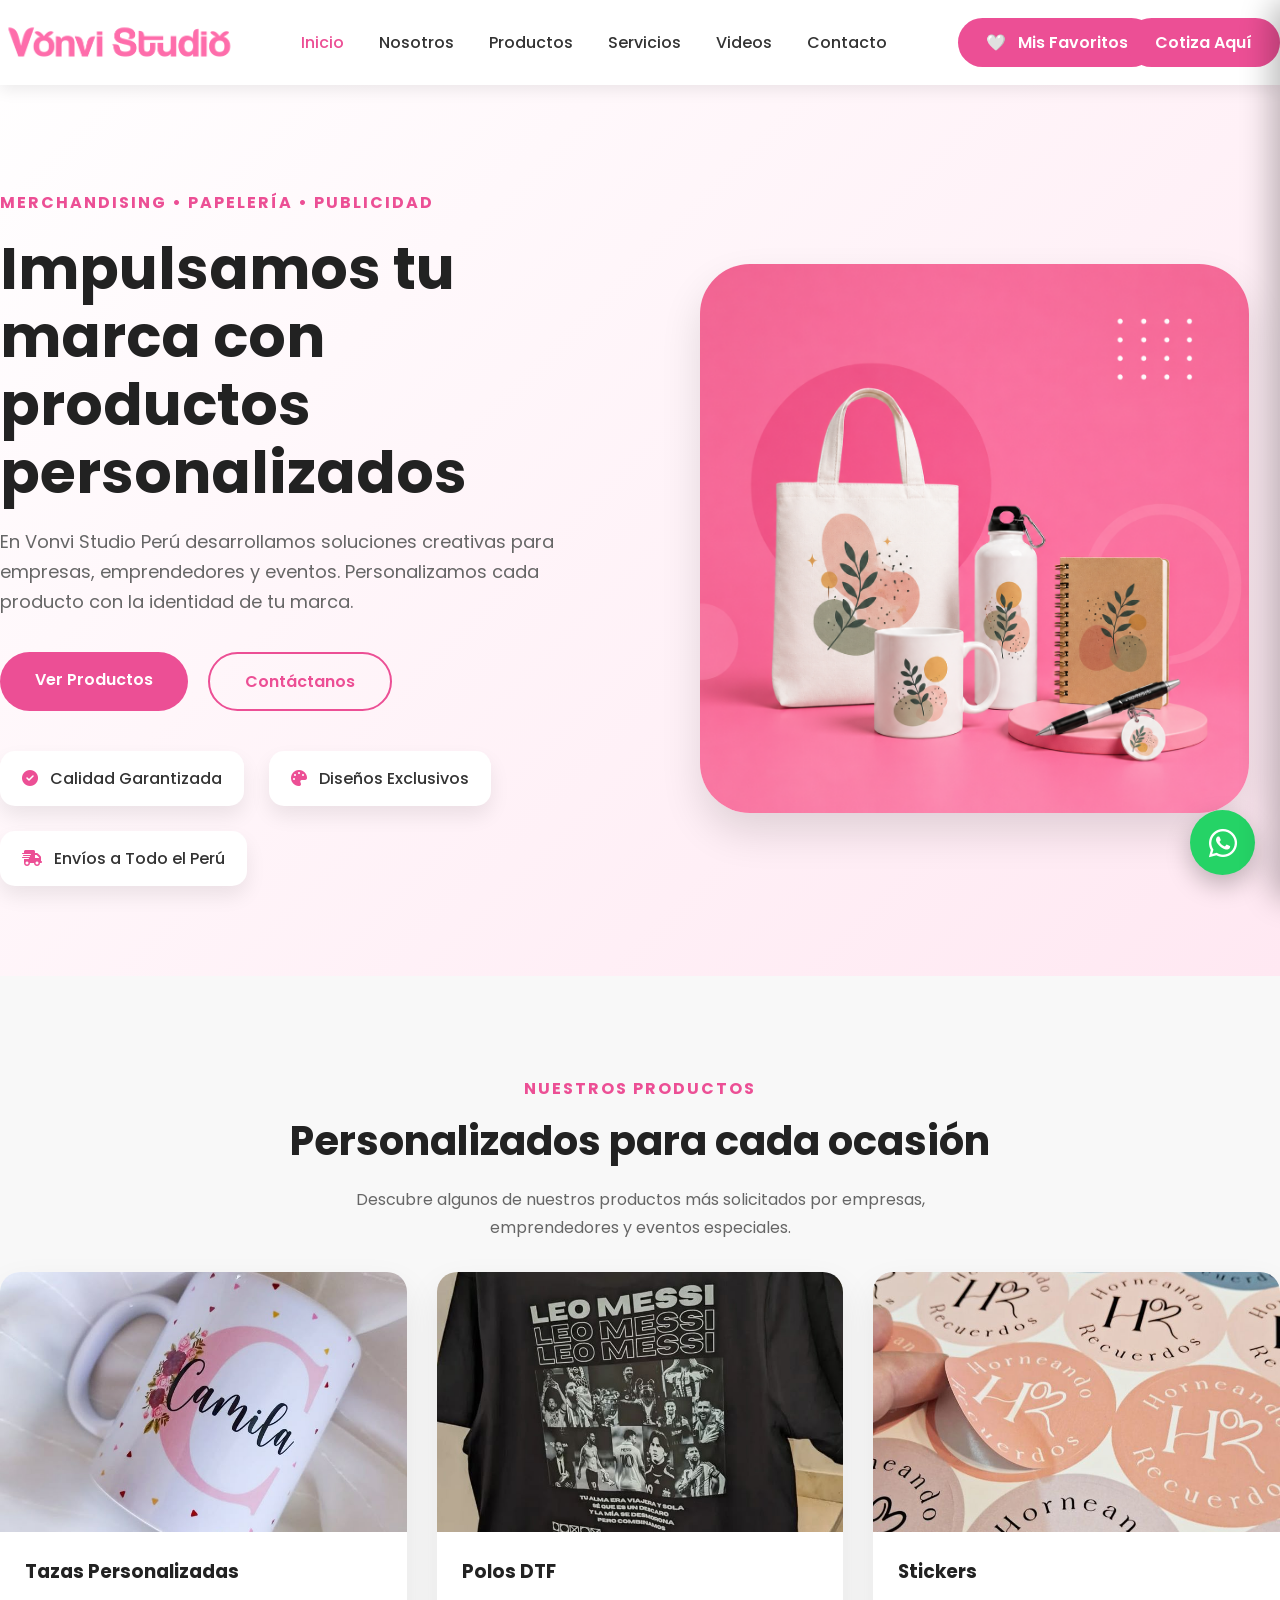
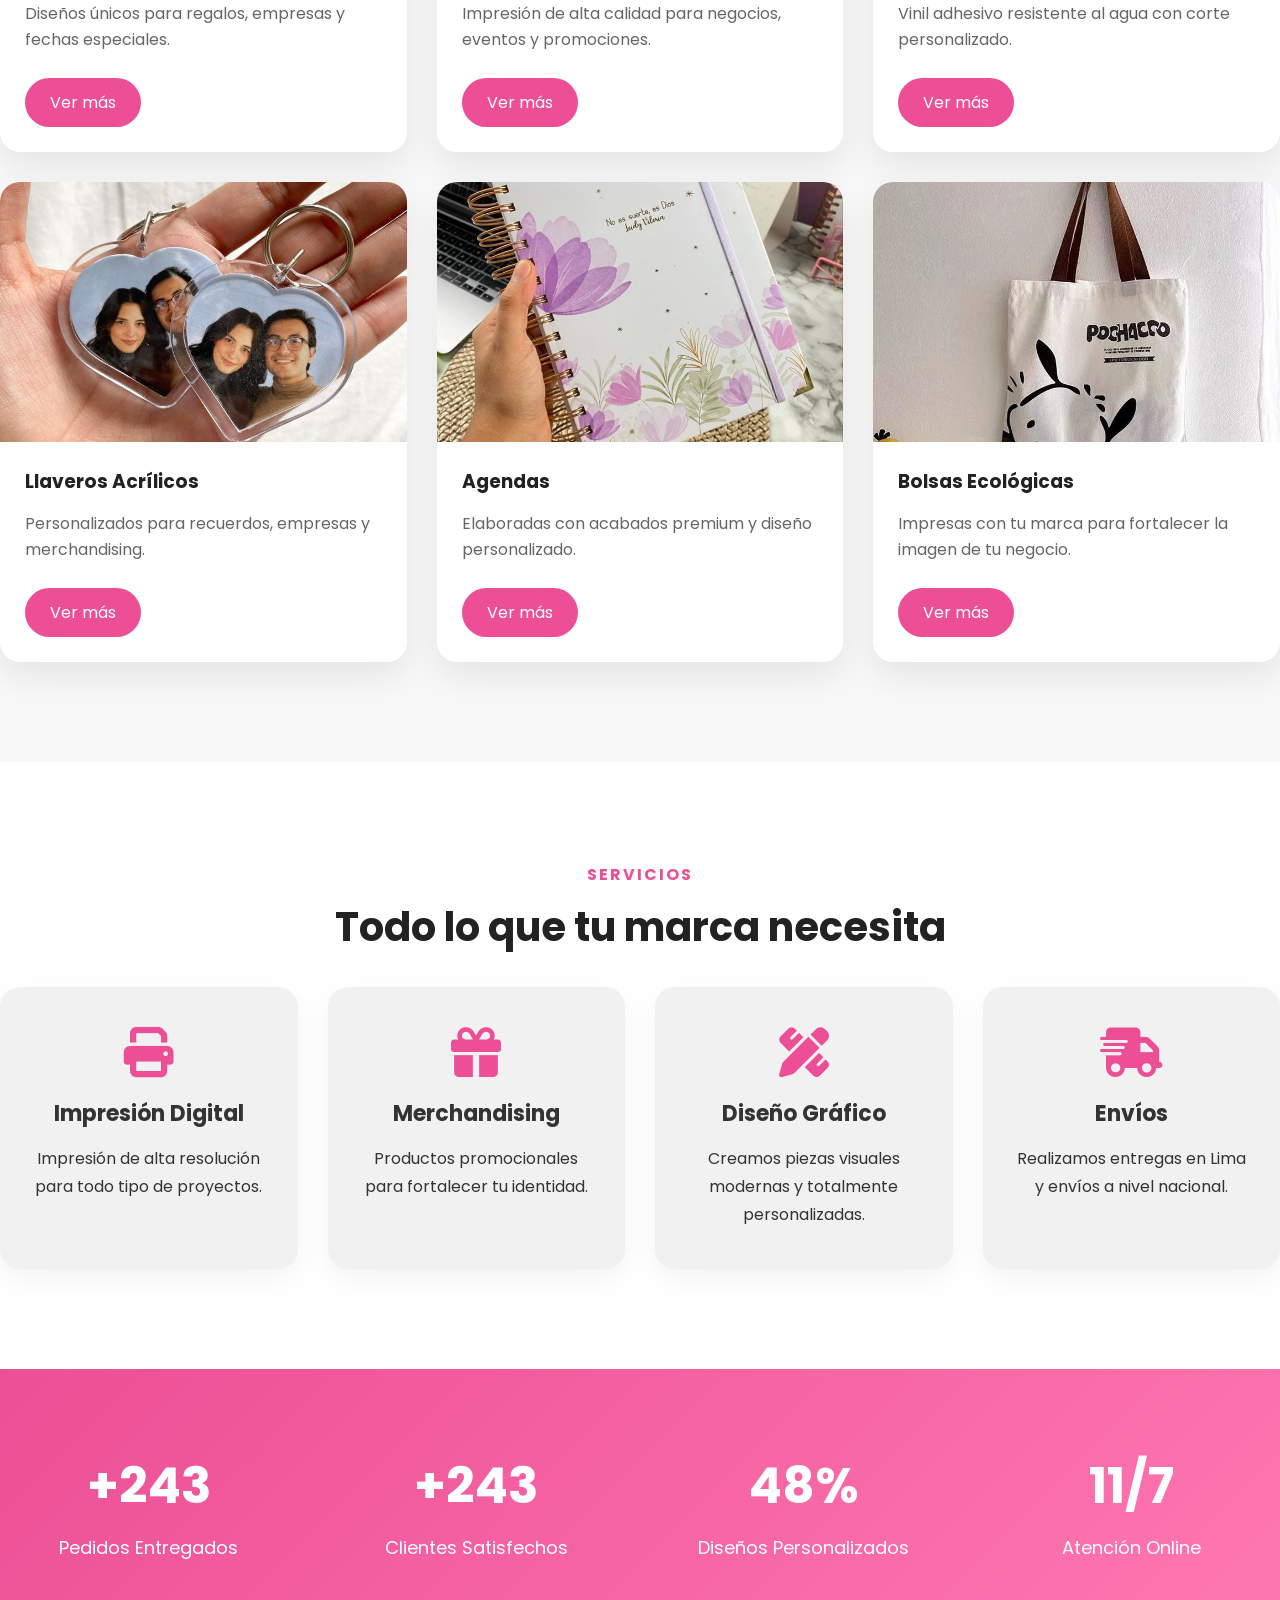
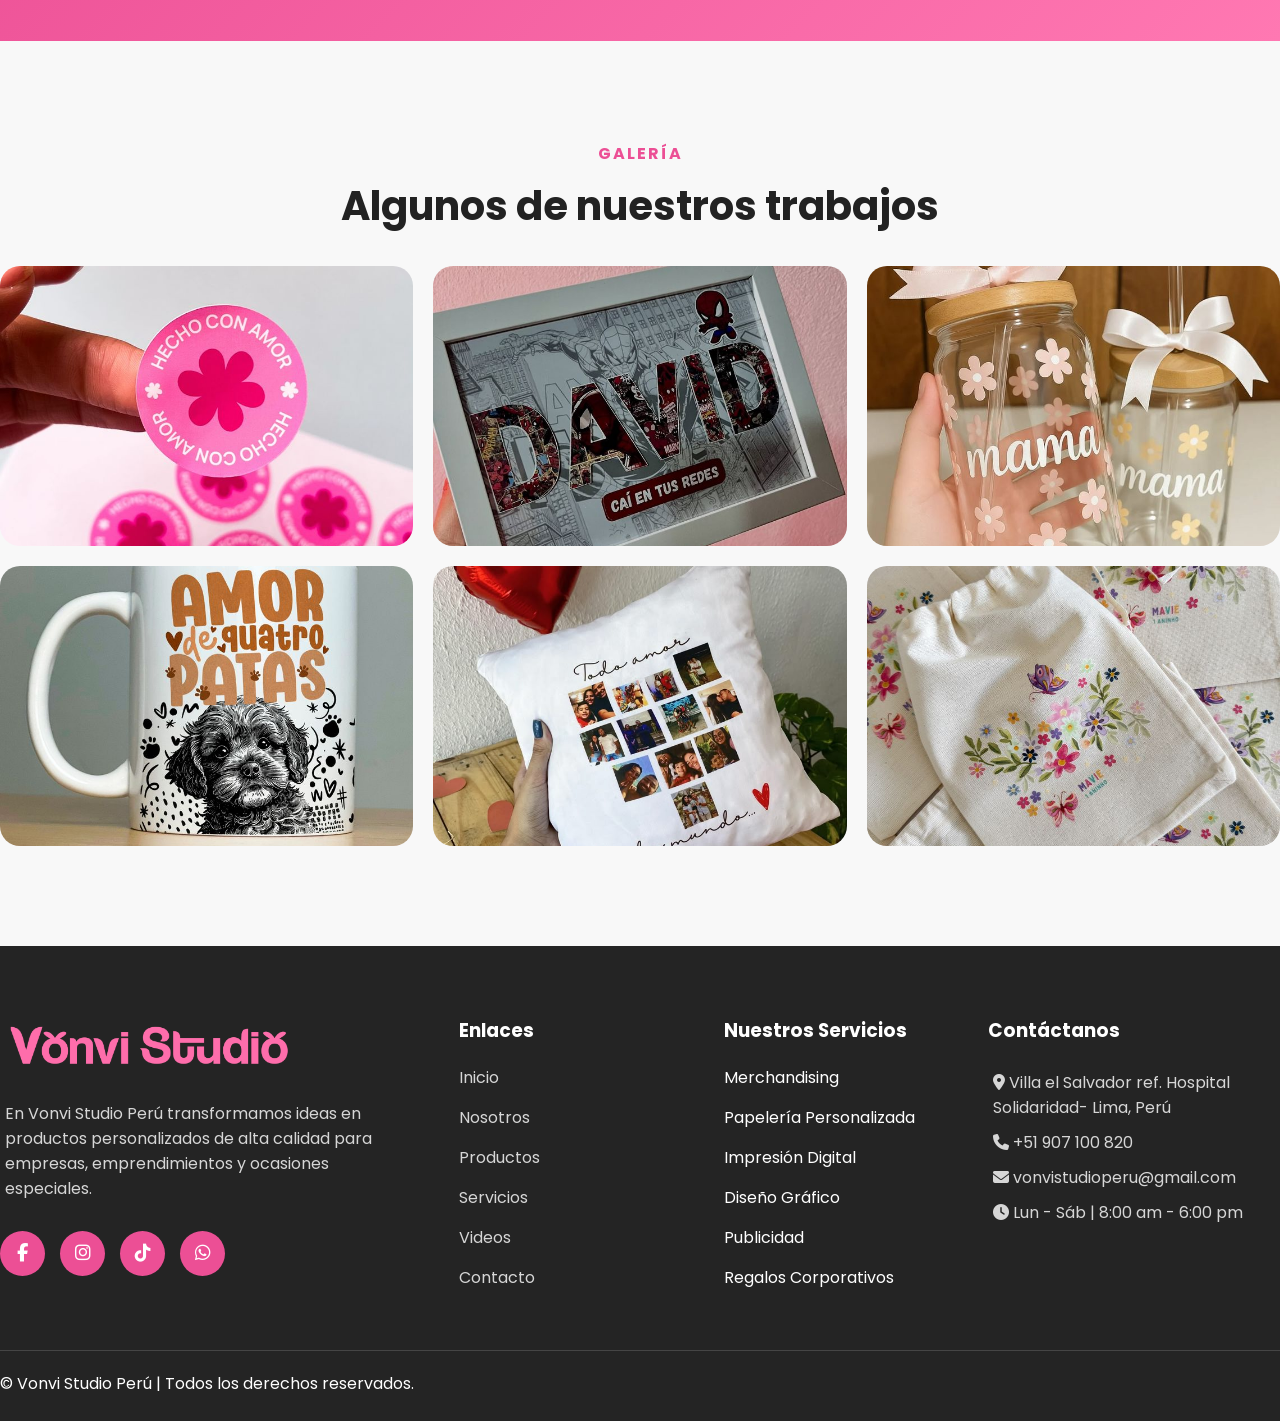
<file: index.html>
<!DOCTYPE html>
<html lang="es">

<head>

    <meta charset="UTF-8">
    <meta name="viewport" content="width=device-width, initial-scale=1.0">

    <title>Productos | Vonvi Studio Perú</title>
    <link rel="icon" type="image/png" href="img/icon.png">

    <link rel="stylesheet" href="estilos.css">
    <link rel="stylesheet" href="responsive.css">
    <script src="script.js"></script>
    <link rel="preconnect" href="https://fonts.googleapis.com">

    <link rel="preconnect" href="https://fonts.gstatic.com" crossorigin>

    <link href="https://fonts.googleapis.com/css2?family=Poppins:wght@300;400;500;600;700;800&display=swap"
        rel="stylesheet">

    <link rel="stylesheet" href="https://cdnjs.cloudflare.com/ajax/libs/font-awesome/6.5.2/css/all.min.css">

</head>

<body>

    <header>

        <div class="contenedor">

            <div class="logo">

                <a href="index.html">

                    <img src="logo.png" alt="Vonvi Studio">

                </a>

            </div>

            <nav id="menu">

                <ul>

                    <li><a href="index.html" class="activo">Inicio</a></li>

                    <li><a href="nosotros.html">Nosotros</a></li>

                    <li><a href="productos.html">Productos</a></li>

                    <li><a href="servicios.html">Servicios</a></li>

                    <li><a href="videos.html">Videos</a></li>

                    <li><a href="contacto.html">Contacto</a></li>

                </ul>

            </nav>
            <a href="#" class="btn-header btn-favoritos" onclick="toggleFavoritos(); return false;">

                <span class="icono-favorito">🤍</span>

                <span class="texto-favorito">Mis Favoritos</span>

            </a>

            <a href="contacto.html" class="btn-header">

                Cotiza Aquí

            </a>

            <div class="menu-movil" onclick="abrirMenu()">

                <i class="fa-solid fa-bars"></i>

            </div>

        </div>

    </header>

    <section class="hero">

        <div class="contenedor hero-contenido">

            <div class="hero-texto">

                <span>MERCHANDISING • PAPELERÍA • PUBLICIDAD</span>

                <h1>

                    Impulsamos tu marca con productos personalizados

                </h1>

                <p>

                    En Vonvi Studio Perú desarrollamos soluciones creativas para empresas,
                    emprendedores y eventos. Personalizamos cada producto con la identidad de tu marca.

                </p>

                <div class="hero-botones">

                    <a href="productos.html" class="btn-principal">

                        Ver Productos

                    </a>

                    <a href="contacto.html" class="btn-secundario">

                        Contáctanos

                    </a>

                </div>

                <div class="beneficios">

                    <div>

                        <i class="fa-solid fa-circle-check"></i>

                        Calidad Garantizada

                    </div>

                    <div>

                        <i class="fa-solid fa-palette"></i>

                        Diseños Exclusivos

                    </div>

                    <div>

                        <i class="fa-solid fa-truck-fast"></i>

                        Envíos a Todo el Perú

                    </div>

                </div>

            </div>

            <div class="hero-imagen">


                <img src="banner-principal.png">
            </div>

        </div>

    </section>

    <section class="productos">

        <div class="contenedor">

            <div class="titulo-seccion">

                <span>Nuestros Productos</span>

                <h2>Personalizados para cada ocasión</h2>

                <p>
                    Descubre algunos de nuestros productos más solicitados por empresas,
                    emprendedores y eventos especiales.
                </p>

            </div>


            <div class="grid-productos">

                <article class="card-producto">

                    <div class="imagen-producto">

                        <img src="tazas.jpg" alt="Tazas Personalizadas">

                    </div>

                    <div class="contenido-producto">

                        <h3>Tazas Personalizadas</h3>

                        <p>
                            Diseños únicos para regalos, empresas y fechas especiales.
                        </p>

                        <a href="productos.html" class="btn-card">
                            Ver más
                        </a>

                    </div>

                </article>

                <article class="card-producto">

                    <div class="imagen-producto">

                        <img src="polos.jpg" alt="Polos Personalizados">

                    </div>

                    <div class="contenido-producto">

                        <h3>Polos DTF</h3>

                        <p>
                            Impresión de alta calidad para negocios, eventos y promociones.
                        </p>

                        <a href="productos.html" class="btn-card">
                            Ver más
                        </a>

                    </div>

                </article>

                <article class="card-producto">

                    <div class="imagen-producto">

                        <img src="stickers.jpg" alt="Stickers">

                    </div>

                    <div class="contenido-producto">

                        <h3>Stickers</h3>

                        <p>
                            Vinil adhesivo resistente al agua con corte personalizado.
                        </p>

                        <a href="productos.html" class="btn-card">
                            Ver más
                        </a>

                    </div>

                </article>

                <article class="card-producto">

                    <div class="imagen-producto">

                        <img src="llaveros.jpg" alt="Llaveros">

                    </div>

                    <div class="contenido-producto">

                        <h3>Llaveros Acrílicos</h3>

                        <p>
                            Personalizados para recuerdos, empresas y merchandising.
                        </p>

                        <a href="productos.html" class="btn-card">
                            Ver más
                        </a>

                    </div>

                </article>

                <article class="card-producto">

                    <div class="imagen-producto">

                        <img src="agendas.jpg" alt="Agendas">

                    </div>

                    <div class="contenido-producto">

                        <h3>Agendas</h3>

                        <p>
                            Elaboradas con acabados premium y diseño personalizado.
                        </p>

                        <a href="productos.html" class="btn-card">
                            Ver más
                        </a>

                    </div>

                </article>

                <article class="card-producto">

                    <div class="imagen-producto">

                        <img src="bolsas.jpg" alt="Bolsas">

                    </div>

                    <div class="contenido-producto">

                        <h3>Bolsas Ecológicas</h3>

                        <p>
                            Impresas con tu marca para fortalecer la imagen de tu negocio.
                        </p>

                        <a href="productos.html" class="btn-card">
                            Ver más
                        </a>

                    </div>

                </article>

            </div>

        </div>

    </section>

    <section class="servicios">

        <div class="contenedor">

            <div class="titulo-seccion">

                <span>Servicios</span>

                <h2>Todo lo que tu marca necesita</h2>

            </div>

            <div class="contenedor-servicios">

                <div class="servicio">

                    <i class="fa-solid fa-print"></i>

                    <h3>Impresión Digital</h3>

                    <p>
                        Impresión de alta resolución para todo tipo de proyectos.
                    </p>

                </div>

                <div class="servicio">

                    <i class="fa-solid fa-gift"></i>

                    <h3>Merchandising</h3>

                    <p>
                        Productos promocionales para fortalecer tu identidad.
                    </p>

                </div>

                <div class="servicio">

                    <i class="fa-solid fa-pen-ruler"></i>

                    <h3>Diseño Gráfico</h3>

                    <p>
                        Creamos piezas visuales modernas y totalmente personalizadas.
                    </p>

                </div>

                <div class="servicio">

                    <i class="fa-solid fa-truck-fast"></i>

                    <h3>Envíos</h3>

                    <p>
                        Realizamos entregas en Lima y envíos a nivel nacional.
                    </p>

                </div>

            </div>

        </div>

    </section>

    <section class="estadisticas">

        <div class="contenedor">

            <div class="estadistica">
                <h2>+<span class="contador" data-numero="500">0</span></h2>
                <p>Pedidos Entregados</p>
            </div>

            <div class="estadistica">
                <h2>+<span class="contador" data-numero="500">0</span></h2>
                <p>Clientes Satisfechos</p>
            </div>

            <div class="estadistica">
                <h2><span class="contador" data-numero="100">0</span>%</h2>
                <p>Diseños Personalizados</p>
            </div>

            <div class="estadistica">
                <h2><span class="contador" data-numero="24">0</span>/7</h2>
                <p>Atención Online</p>
            </div>

        </div>

    </section>

    <section class="galeria">

        <div class="contenedor">

            <div class="titulo-seccion">

                <span>Galería</span>

                <h2>Algunos de nuestros trabajos</h2>

            </div>

            <div class="grid-galeria">

                <img src="galeria1.jpg" alt="">
                <img src="galeria2.jpg" alt="">
                <img src="galeria3.jpg" alt="">
                <img src="galeria4.jpg" alt="">
                <img src="galeria5.jpg" alt="">
                <img src="galeria6.jpg" alt="">

            </div>

        </div>

    </section>

    <footer>

        <div class="contenedor">

            <div class="footer-grid">

                <div class="footer-col">

                    <img src="logo.png" alt="Vonvi Studio" class="logo-footer">

                    <p>
                        En Vonvi Studio Perú transformamos ideas en productos personalizados de alta calidad para
                        empresas, emprendimientos y ocasiones especiales.
                    </p>

                    <div class="redes">

                        <a href="#"><i class="fab fa-facebook-f"></i></a>

                        <a href="#"><i class="fab fa-instagram"></i></a>

                        <a href="#"><i class="fab fa-tiktok"></i></a>

                        <a href="#"><i class="fab fa-whatsapp"></i></a>

                    </div>

                </div>

                <div class="footer-col">

                    <h3>Enlaces</h3>

                    <ul>

                        <li><a href="index.html">Inicio</a></li>

                        <li><a href="nosotros.html">Nosotros</a></li>

                        <li><a href="productos.html">Productos</a></li>

                        <li><a href="servicios.html">Servicios</a></li>

                        <li><a href="videos.html">Videos</a></li>

                        <li><a href="contacto.html">Contacto</a></li>

                    </ul>

                </div>

                <div class="footer-col">

                    <h3>Nuestros Servicios</h3>

                    <ul>

                        <li>Merchandising</li>

                        <li>Papelería Personalizada</li>

                        <li>Impresión Digital</li>

                        <li>Diseño Gráfico</li>

                        <li>Publicidad</li>

                        <li>Regalos Corporativos</li>

                    </ul>

                </div>

                <div class="footer-col">

                    <h3>Contáctanos</h3>

                    <p><i class="fas fa-location-dot"></i> Villa el Salvador ref. Hospital Solidaridad- Lima, Perú</p>

                    <p><i class="fas fa-phone"></i> +51 907 100 820</p>

                    <p><i class="fas fa-envelope"></i> vonvistudioperu@gmail.com</p>

                    <p><i class="fas fa-clock"></i> Lun - Sáb | 8:00 am - 6:00 pm</p>

                </div>

            </div>

            <hr>

            <div class="footer-bottom">

                <p>
                    © <span id="anio"></span> Vonvi Studio Perú | Todos los derechos reservados.
                </p>

            </div>

        </div>

    </footer>

    <a href="https://wa.me/51907100820" class="whatsapp" target="_blank">

        <i class="fab fa-whatsapp"></i>

    </a>

    <div id="btnTop">

        <i class="fas fa-chevron-up"></i>

    </div>

    <div id="panelFavoritos">

        <div class="headerFavoritos">

            <h3>🤍 Mis Favoritos</h3>

            <button onclick="cerrarFavoritos()">
                ✖
            </button>

        </div>

        <div id="contenidoFavoritos">

            <ul id="listaFavoritos">

            </ul>

        </div>

    </div>
    <div id="mensajeFavorito">
        🤍 Producto agregado a tus favoritos
    </div>

</body>

</html>
</file>
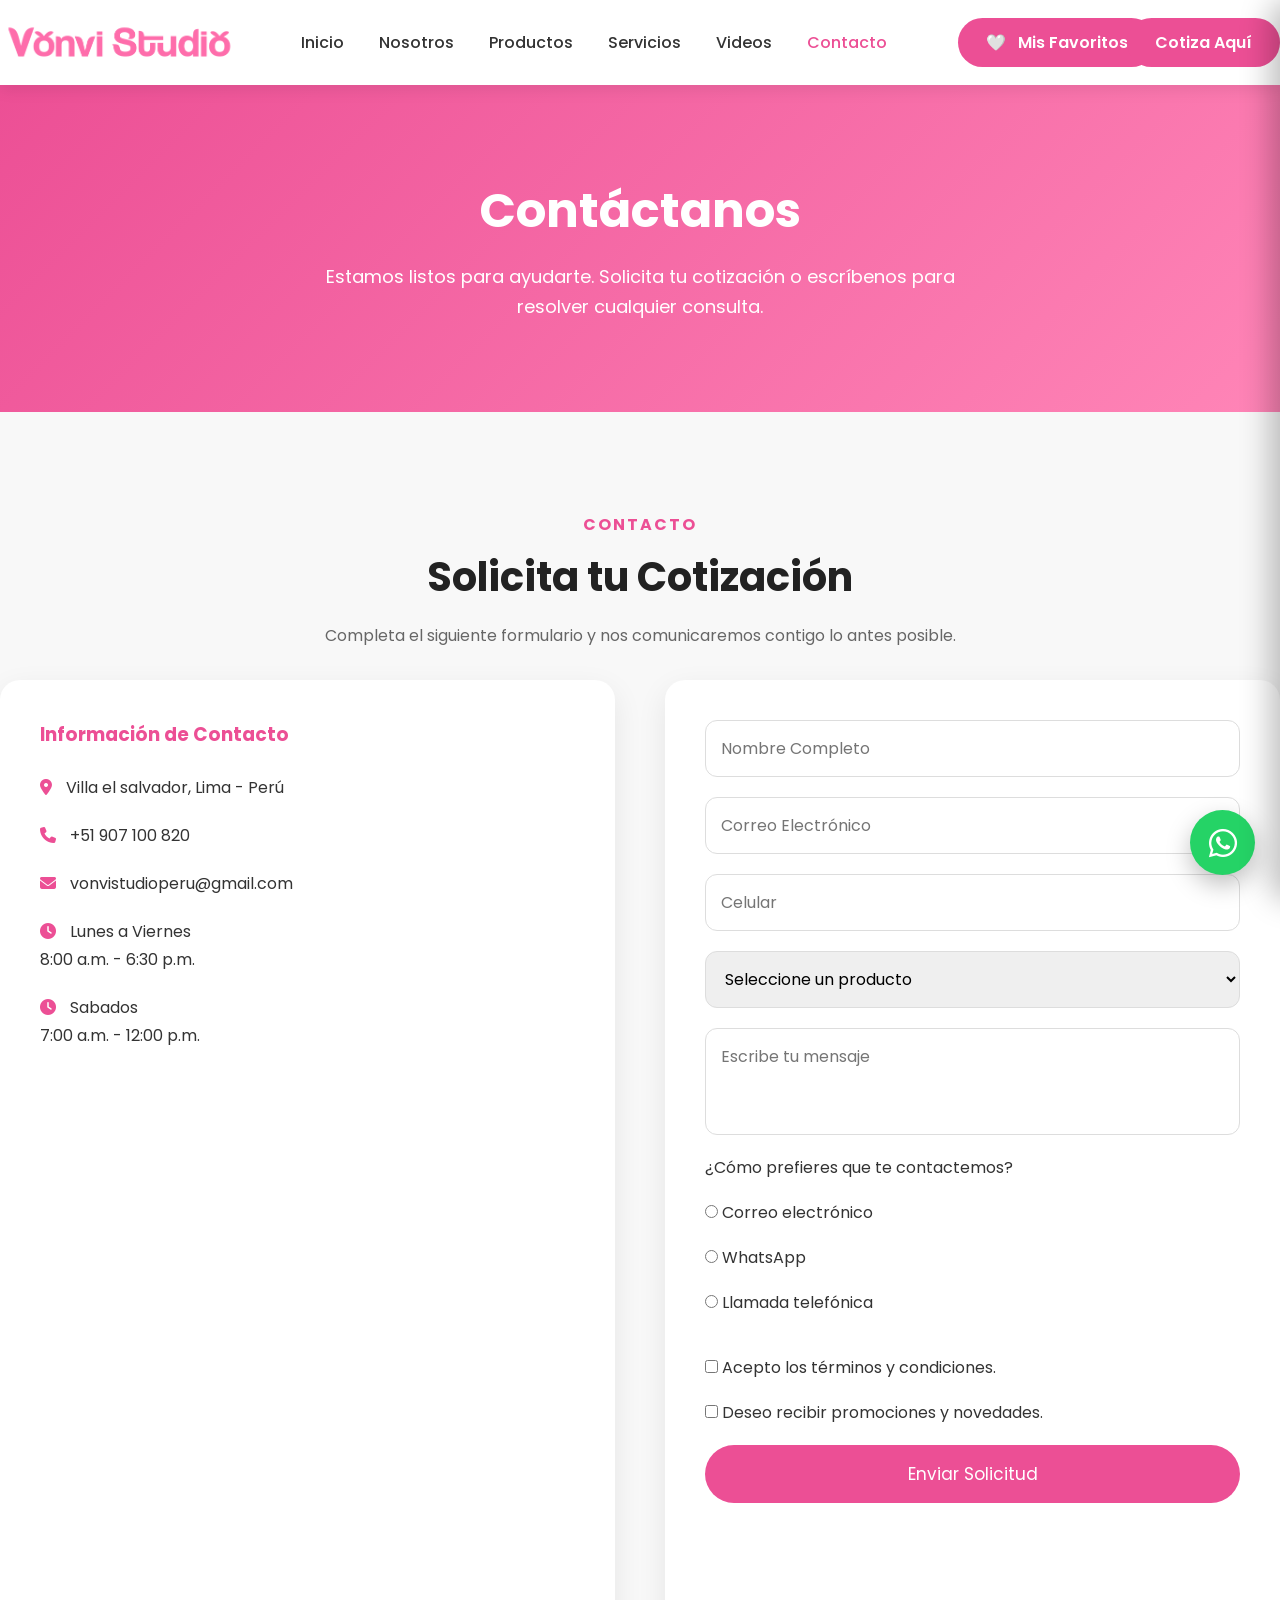
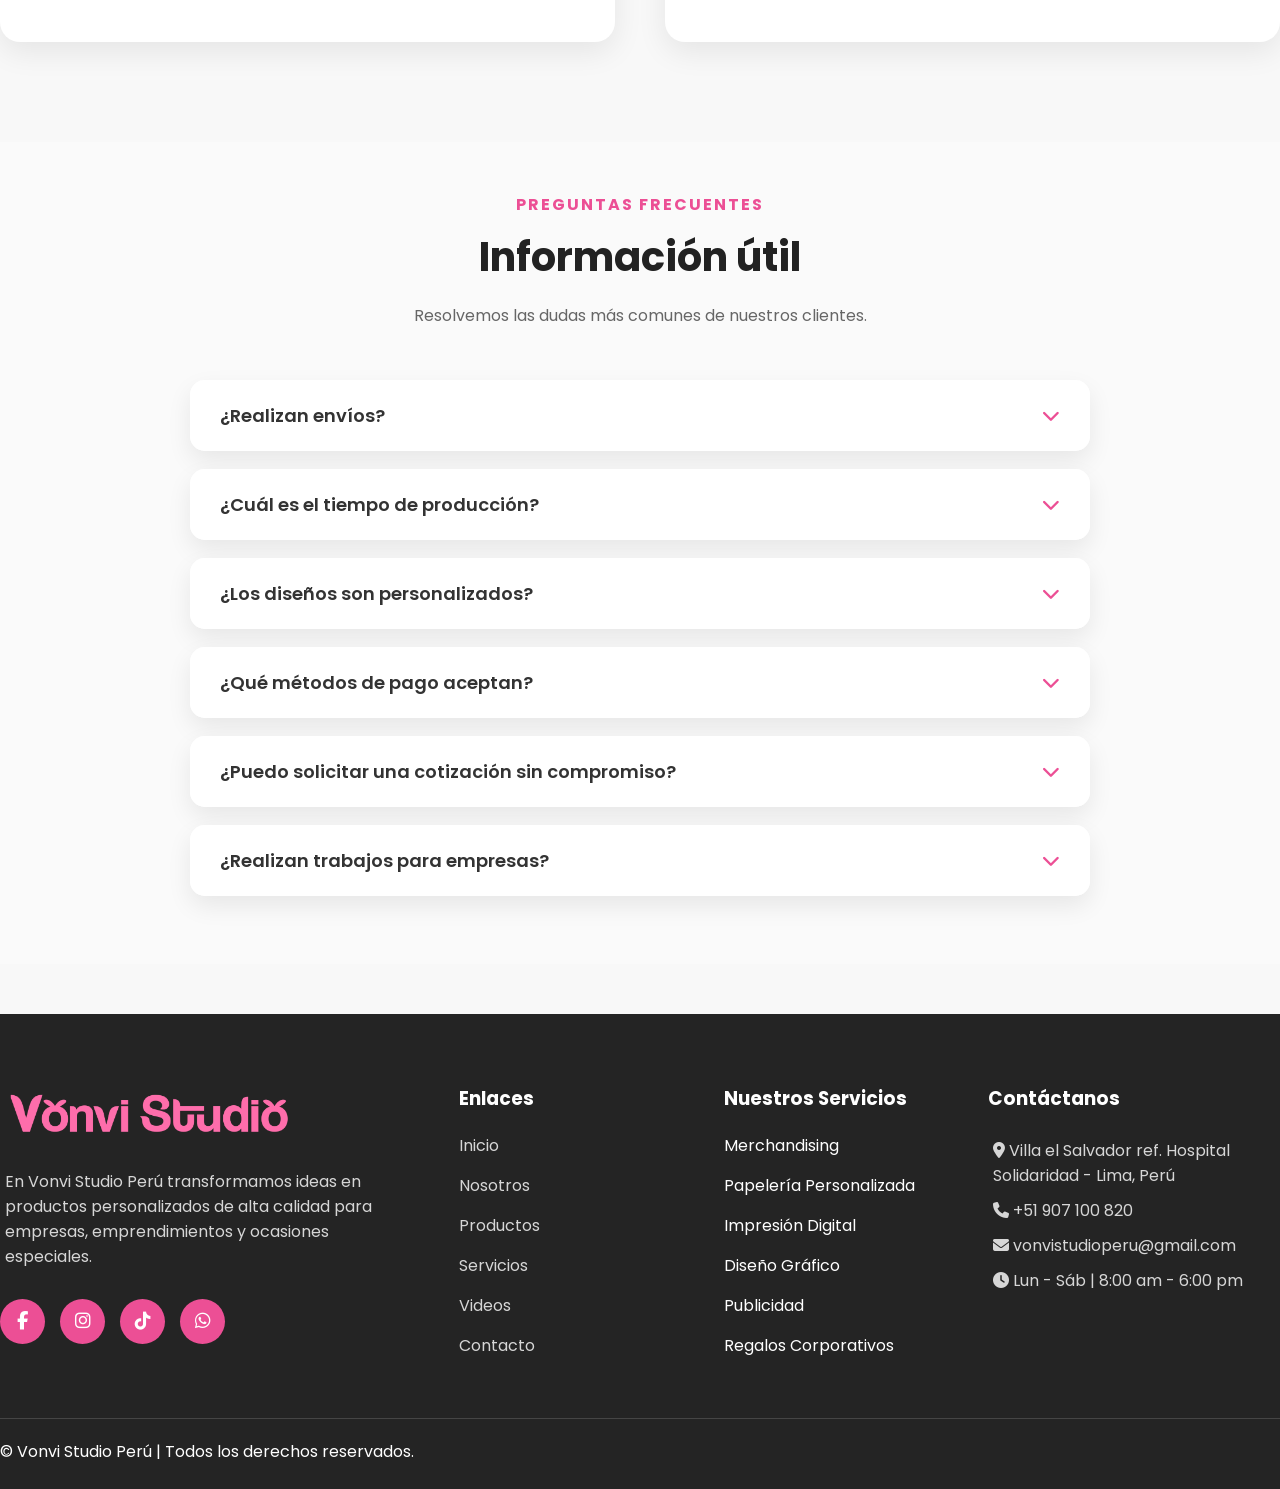
<file: contacto.html>
<!DOCTYPE html>
<html lang="es">

<head>

    <meta charset="UTF-8">
    <meta name="viewport" content="width=device-width, initial-scale=1.0">

    <title>Productos | Vonvi Studio Perú</title>
    <link rel="icon" type="image/png" href="icon.png">

    <link rel="stylesheet" href="estilos.css">
    <link rel="stylesheet" href="responsive.css">
    <script src="script.js"></script>
    <link rel="preconnect" href="https://fonts.googleapis.com">

    <link rel="preconnect" href="https://fonts.gstatic.com" crossorigin>

    <link href="https://fonts.googleapis.com/css2?family=Poppins:wght@300;400;500;600;700;800&display=swap"
        rel="stylesheet">

    <link rel="stylesheet" href="https://cdnjs.cloudflare.com/ajax/libs/font-awesome/6.5.2/css/all.min.css">

</head>

<body>

    <header>

        <div class="contenedor">

            <div class="logo">

                <a href="index.html">

                    <img src="logo.png" alt="Vonvi Studio">

                </a>

            </div>

            <nav id="menu">

                <ul>

                    <li><a href="index.html">Inicio</a></li>

                    <li><a href="nosotros.html">Nosotros</a></li>

                    <li><a href="productos.html" >Productos</a></li>

                    <li><a href="servicios.html">Servicios</a></li>

                    <li><a href="videos.html">Videos</a></li>

                    <li><a href="contacto.html" class="activo">Contacto</a></li>

                </ul>

            </nav>
            <a href="#" class="btn-header btn-favoritos" onclick="toggleFavoritos(); return false;">

                <span class="icono-favorito">🤍</span>

                <span class="texto-favorito">Mis Favoritos</span>

            </a>
            <a href="contacto.html" class="btn-header">

                Cotiza Aquí

            </a>

            <div class="menu-movil" onclick="abrirMenu()">

                <i class="fa-solid fa-bars"></i>

            </div>

        </div>


    </header>

    <section class="hero-pagina">

        <div class="contenedor">

            <h1>Contáctanos</h1>

            <p>
                Estamos listos para ayudarte. Solicita tu cotización o escríbenos para resolver cualquier consulta.
            </p>

        </div>

    </section>

    <section class="contacto">

        <div class="contenedor">

            <div class="titulo-seccion">

                <span>Contacto</span>

                <h2>Solicita tu Cotización</h2>

                <p>
                    Completa el siguiente formulario y nos comunicaremos contigo lo antes posible.
                </p>

            </div>

            <div class="contenedor-contacto">

                <div class="info-contacto">

                    <h3>Información de Contacto</h3>

                    <p>

                        <i class="fas fa-location-dot"></i>

                        Villa el salvador, Lima - Perú

                    </p>

                    <p>

                        <i class="fas fa-phone"></i>

                        +51 907 100 820

                    </p>

                    <p>

                        <i class="fas fa-envelope"></i>

                        vonvistudioperu@gmail.com

                    </p>

                    <p>

                        <i class="fas fa-clock"></i>

                        Lunes a Viernes<br>
                        8:00 a.m. - 6:30 p.m.

                    </p>
                    <p>

                        <i class="fas fa-clock"></i>

                        Sabados<br>
                        7:00 a.m. - 12:00 p.m.

                    </p>

                    <iframe src="https://www.google.com/maps?q=Chorrillos,Lima&output=embed" loading="lazy">
                    </iframe>

                </div>

                <div class="formulario">

                    <form id="formulario">

                        <input type="text" id="nombre" placeholder="Nombre Completo" required>

                        <input type="email" id="correo" placeholder="Correo Electrónico" required>

                        <input type="tel" id="telefono" placeholder="Celular" required>

                        <select id="producto" onchange="cambiarProducto()">

                            <option>Seleccione un producto</option>

                            <option>Tazas Personalizadas</option>

                            <option>Polos DTF</option>

                            <option>Stickers</option>

                            <option>Llaveros</option>

                            <option>Agendas</option>

                            <option>Tomatodos</option>

                            <option>Banners</option>

                            <option>Otro</option>

                        </select>

                        <textarea id="mensaje" rows="3" placeholder="Escribe tu mensaje"></textarea>

                        <label>¿Cómo prefieres que te contactemos?</label>

                        <label>
                            <input type="radio" name="contacto" value="Correo" required>
                            Correo electrónico
                        </label>

                        <label>
                            <input type="radio" name="contacto" value="WhatsApp">
                            WhatsApp
                        </label>

                        <label>
                            <input type="radio" name="contacto" value="Llamada">
                            Llamada telefónica
                        </label>

                        <p>

                        </p>

                        <!-- Casillas de verificación -->
                        <label>
                            <input type="checkbox" name="terminos" required>
                            Acepto los términos y condiciones.
                        </label>

                        <label>
                            <input type="checkbox" name="promociones">
                            Deseo recibir promociones y novedades.
                        </label>

                        <button type="button" onclick="enviarFormulario()">
                            Enviar Solicitud
                        </button>
                        <p id="mensajeExito" style="display:none; color:green; margin-top:15px;">
                            ✅ Tu solicitud ha sido registrada correctamente.
                        </p>

                    </form>

                </div>

            </div>

        </div>

    </section>

    <section class="faq">

        <div class="contenedor">

            <div class="titulo-seccion">

                <span>Preguntas Frecuentes</span>

                <h2>Información útil</h2>

                <p>
                    Resolvemos las dudas más comunes de nuestros clientes.
                </p>

            </div>

            <div class="acordeon">

                <div class="item">

                    <button class="pregunta">

                        <span>¿Realizan envíos?</span>

                        <i class="fas fa-chevron-down"></i>

                    </button>

                    <div class="respuesta">

                        <p>
                            Sí. Realizamos entregas en Lima Metropolitana y envíos a nivel nacional mediante agencias de
                            transporte confiables.
                        </p>

                    </div>

                </div>

                <div class="item">

                    <button class="pregunta">

                        <span>¿Cuál es el tiempo de producción?</span>

                        <i class="fas fa-chevron-down"></i>

                    </button>

                    <div class="respuesta">

                        <p>
                            El tiempo de producción depende del tipo de producto y la cantidad solicitada. Generalmente
                            es de 2 a 5 días hábiles.
                        </p>

                    </div>

                </div>

                <div class="item">

                    <button class="pregunta">

                        <span>¿Los diseños son personalizados?</span>

                        <i class="fas fa-chevron-down"></i>

                    </button>

                    <div class="respuesta">

                        <p>
                            Sí. Todos nuestros productos pueden personalizarse con el nombre, logotipo, colores o diseño
                            que el cliente solicite.
                        </p>

                    </div>

                </div>

                <div class="item">

                    <button class="pregunta">

                        <span>¿Qué métodos de pago aceptan?</span>

                        <i class="fas fa-chevron-down"></i>

                    </button>

                    <div class="respuesta">

                        <p>
                            Aceptamos Yape, Plin, transferencias bancarias, depósito y efectivo.
                        </p>

                    </div>

                </div>

                <div class="item">

                    <button class="pregunta">

                        <span>¿Puedo solicitar una cotización sin compromiso?</span>

                        <i class="fas fa-chevron-down"></i>

                    </button>

                    <div class="respuesta">

                        <p>
                            Claro. Elaboramos cotizaciones totalmente gratuitas de acuerdo con las especificaciones de
                            tu pedido.
                        </p>

                    </div>

                </div>

                <div class="item">

                    <button class="pregunta">

                        <span>¿Realizan trabajos para empresas?</span>

                        <i class="fas fa-chevron-down"></i>

                    </button>

                    <div class="respuesta">

                        <p>
                            Sí. Atendemos empresas, instituciones educativas, emprendimientos y clientes particulares
                            con pedidos al por menor y al por mayor.
                        </p>

                    </div>

                </div>

            </div>

        </div>

    </section>


    <footer>

        <div class="contenedor">

            <div class="footer-grid">

                <div class="footer-col">

                    <img src="logo.png" alt="Vonvi Studio" class="logo-footer">

                    <p>
                        En Vonvi Studio Perú transformamos ideas en productos personalizados de alta calidad para
                        empresas, emprendimientos y ocasiones especiales.
                    </p>

                    <div class="redes">

                        <a href="#"><i class="fab fa-facebook-f"></i></a>

                        <a href="#"><i class="fab fa-instagram"></i></a>

                        <a href="#"><i class="fab fa-tiktok"></i></a>

                        <a href="#"><i class="fab fa-whatsapp"></i></a>

                    </div>

                </div>

                <div class="footer-col">

                    <h3>Enlaces</h3>

                    <ul>

                        <li><a href="index.html">Inicio</a></li>

                        <li><a href="nosotros.html">Nosotros</a></li>

                        <li><a href="productos.html">Productos</a></li>

                        <li><a href="servicios.html">Servicios</a></li>

                        <li><a href="videos.html">Videos</a></li>

                        <li><a href="contacto.html">Contacto</a></li>

                    </ul>

                </div>

                <div class="footer-col">

                    <h3>Nuestros Servicios</h3>

                    <ul>

                        <li>Merchandising</li>

                        <li>Papelería Personalizada</li>

                        <li>Impresión Digital</li>

                        <li>Diseño Gráfico</li>

                        <li>Publicidad</li>

                        <li>Regalos Corporativos</li>

                    </ul>

                </div>

                <div class="footer-col">

                    <h3>Contáctanos</h3>

                    <p><i class="fas fa-location-dot"></i> Villa el Salvador ref. Hospital Solidaridad - Lima, Perú</p>

                    <p><i class="fas fa-phone"></i> +51 907 100 820</p>

                    <p><i class="fas fa-envelope"></i> vonvistudioperu@gmail.com</p>

                    <p><i class="fas fa-clock"></i> Lun - Sáb | 8:00 am - 6:00 pm</p>

                </div>

            </div>

            <hr>

            <div class="footer-bottom">

                <p>
                    © <span id="anio"></span> Vonvi Studio Perú | Todos los derechos reservados.
                </p>

            </div>

        </div>

    </footer>

    <a href="https://wa.me/51907100820" class="whatsapp" target="_blank">

        <i class="fab fa-whatsapp"></i>

    </a>

    <div id="btnTop">

        <i class="fas fa-chevron-up"></i>

    </div>

   <div id="panelFavoritos">

    <div class="headerFavoritos">

        <h3>🤍  Mis Favoritos</h3>

        <button onclick="cerrarFavoritos()">
            ✖
        </button>

    </div>

    <div id="contenidoFavoritos">

            <ul id="listaFavoritos">

        </ul>

    </div>

</div>
<div id="mensajeFavorito">
    🤍 Producto agregado a tus favoritos
</div>

</body>

</html>
</file>
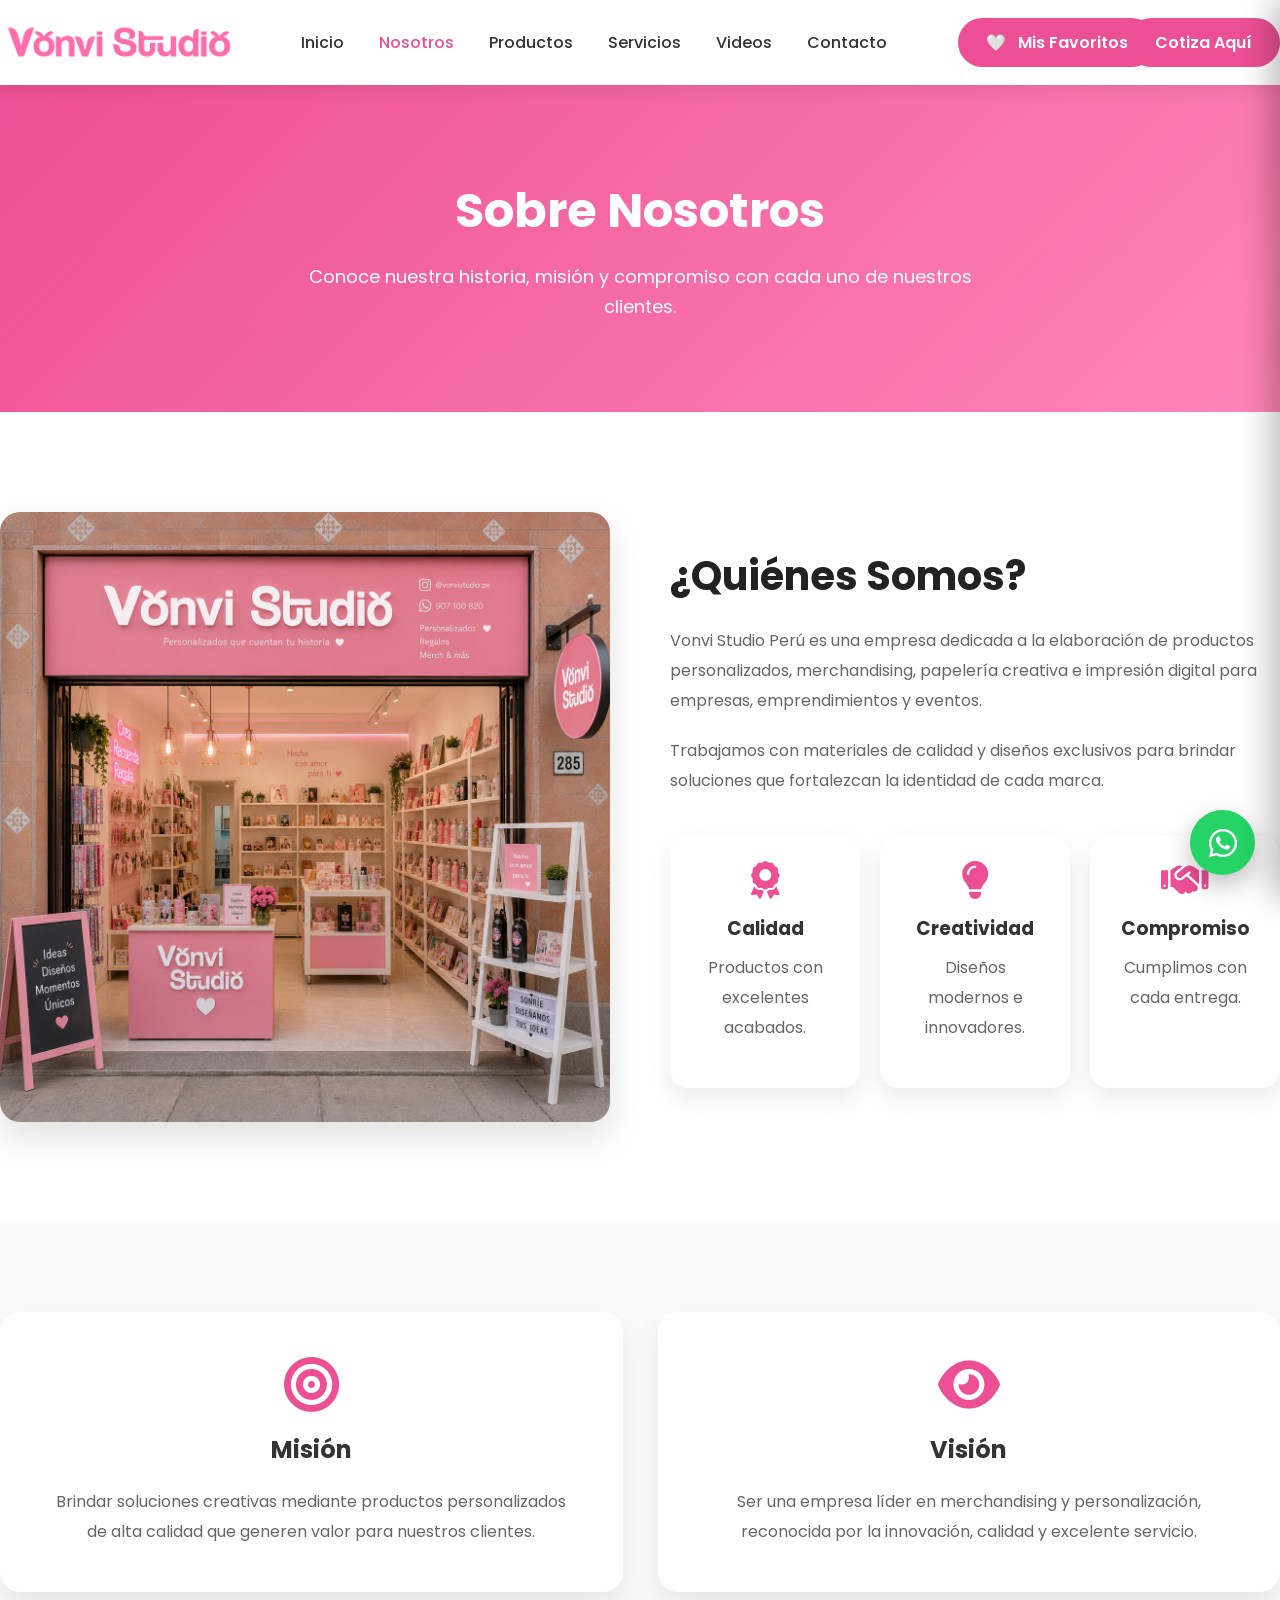
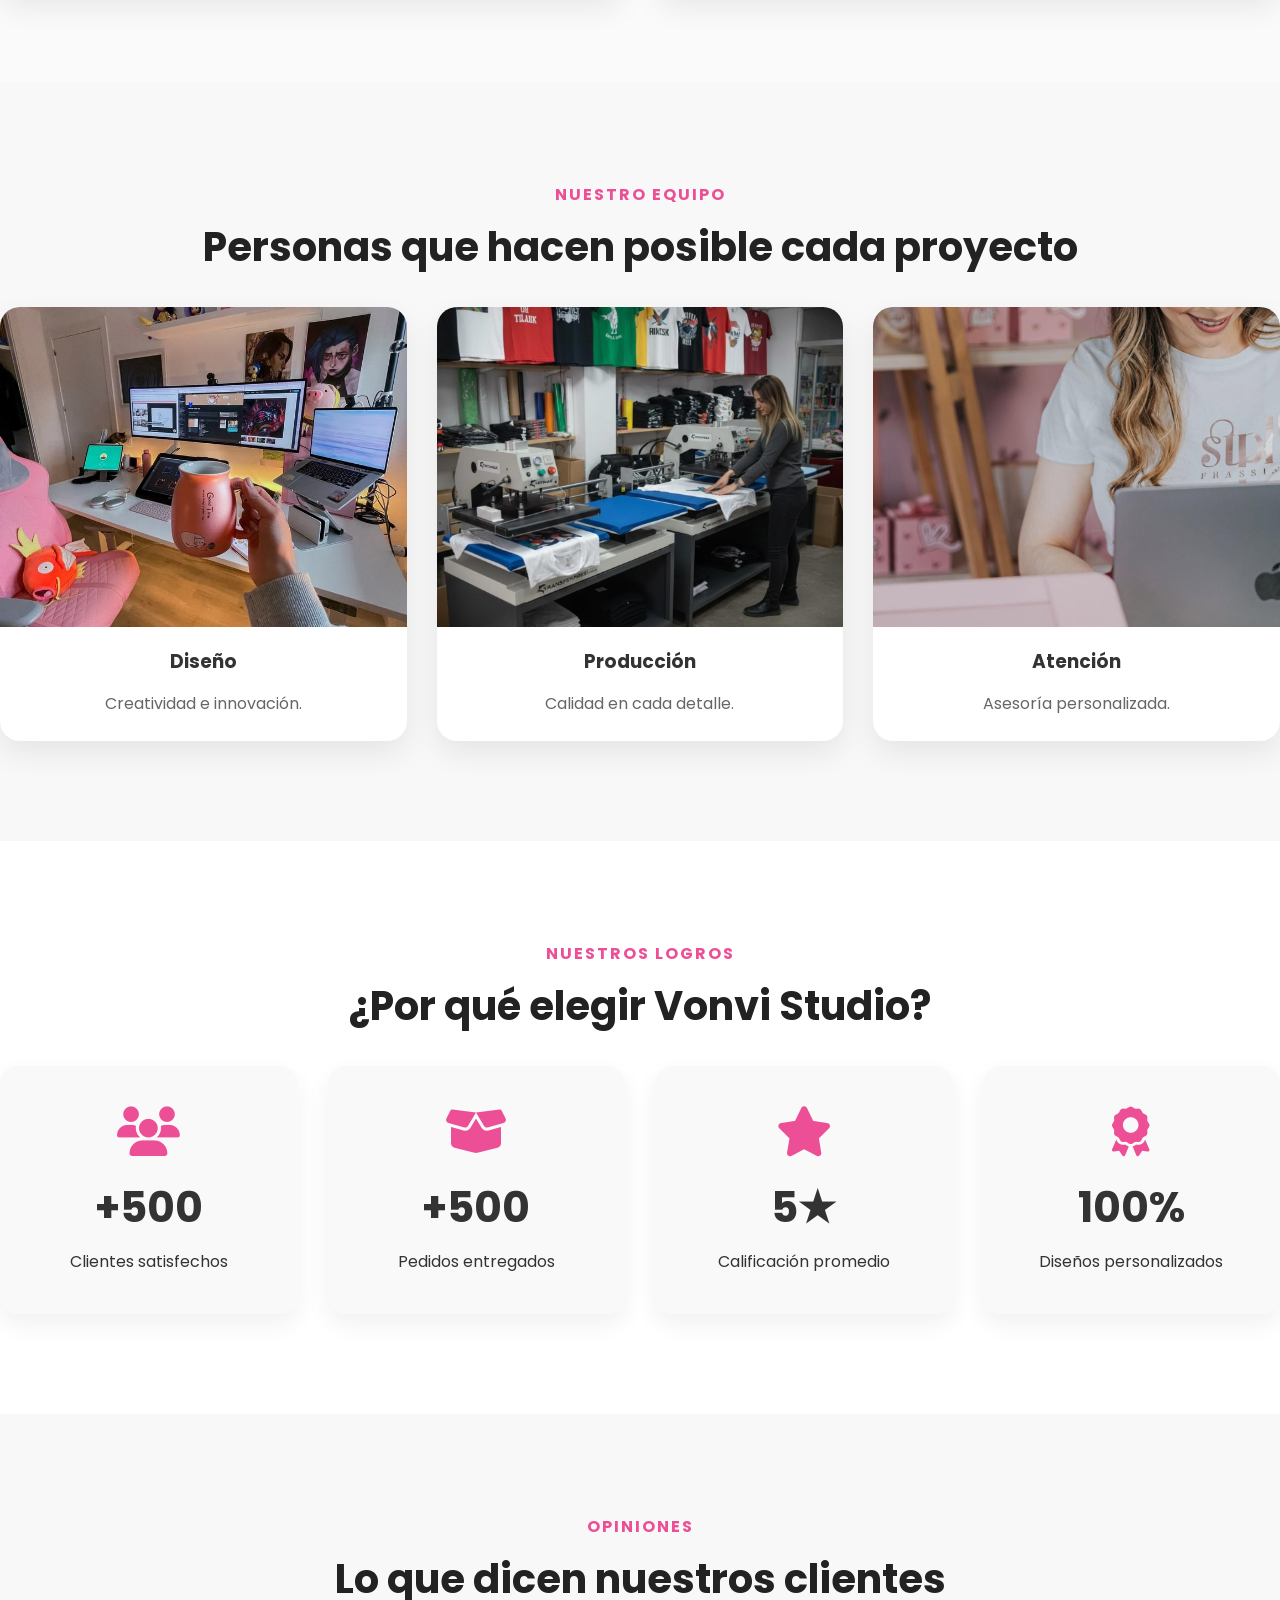
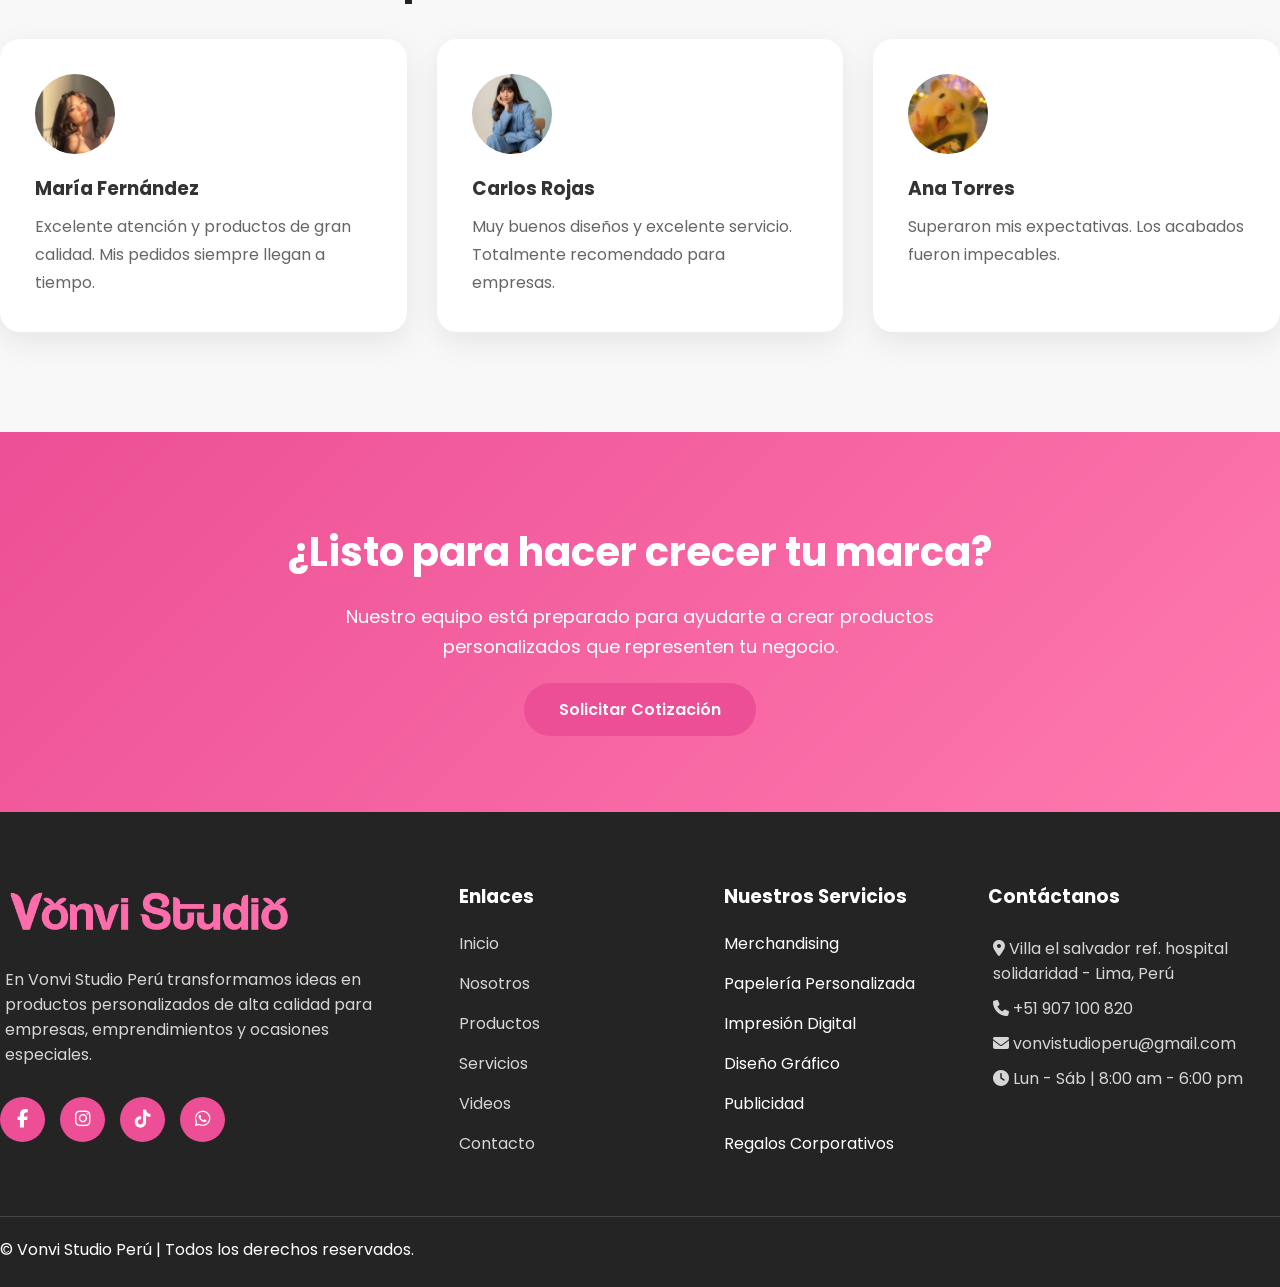
<file: nosotros.html>
<!DOCTYPE html>
<html lang="es">

<head>

    <meta charset="UTF-8">
    <meta name="viewport" content="width=device-width, initial-scale=1.0">

    <title>Productos | Vonvi Studio Perú</title>
    <link rel="icon" type="image/png" href="icon.png">

    <link rel="stylesheet" href="estilos.css">
    <link rel="stylesheet" href="responsive.css">
    <script src="script.js"></script>
    <link rel="preconnect" href="https://fonts.googleapis.com">

    <link rel="preconnect" href="https://fonts.gstatic.com" crossorigin>

    <link href="https://fonts.googleapis.com/css2?family=Poppins:wght@300;400;500;600;700;800&display=swap"
        rel="stylesheet">

    <link rel="stylesheet" href="https://cdnjs.cloudflare.com/ajax/libs/font-awesome/6.5.2/css/all.min.css">

</head>

<body>

    <header>

        <div class="contenedor">

            <div class="logo">

                <a href="index.html">

                    <img src="logo.png" alt="Vonvi Studio">

                </a>

            </div>

            <nav id="menu">

                <ul>

                    <li><a href="index.html">Inicio</a></li>

                    <li><a href="nosotros.html" class="activo">Nosotros</a></li>

                    <li><a href="productos.html" >Productos</a></li>

                    <li><a href="servicios.html">Servicios</a></li>

                    <li><a href="videos.html">Videos</a></li>

                    <li><a href="contacto.html">Contacto</a></li>

                </ul>

            </nav>
            <a href="#" class="btn-header btn-favoritos" onclick="toggleFavoritos(); return false;">

                <span class="icono-favorito">🤍</span>

                <span class="texto-favorito">Mis Favoritos</span>

            </a>

            <a href="contacto.html" class="btn-header">

                Cotiza Aquí

            </a>

            <div class="menu-movil" onclick="abrirMenu()">

                <i class="fa-solid fa-bars"></i>

            </div>

        </div>


    </header>

    <section class="hero-pagina">

        <div class="contenedor">

            <h1>Sobre Nosotros</h1>

            <p>

                Conoce nuestra historia, misión y compromiso con cada uno de nuestros clientes.

            </p>

        </div>

    </section>

    <section class="nosotros">

        <div class="contenedor nosotros-grid">

            <div>

                <img src="tienda.png" alt="Vonvi Studio">

            </div>

            <div>

                <h2>¿Quiénes Somos?</h2>

                <p>

                    Vonvi Studio Perú es una empresa dedicada a la elaboración de productos personalizados,
                    merchandising, papelería creativa e impresión digital para empresas, emprendimientos y eventos.

                </p>

                <p>

                    Trabajamos con materiales de calidad y diseños exclusivos para brindar soluciones que fortalezcan la
                    identidad de cada marca.

                </p>

                <div class="valores">

                    <div>

                        <i class="fas fa-award"></i>

                        <h3>Calidad</h3>

                        <p>Productos con excelentes acabados.</p>

                    </div>

                    <div>

                        <i class="fas fa-lightbulb"></i>

                        <h3>Creatividad</h3>

                        <p>Diseños modernos e innovadores.</p>

                    </div>

                    <div>

                        <i class="fas fa-handshake"></i>

                        <h3>Compromiso</h3>

                        <p>Cumplimos con cada entrega.</p>

                    </div>

                </div>

            </div>

        </div>

    </section>

    <section class="mision-vision">

        <div class="contenedor tarjetas-mv">

            <div class="tarjeta">

                <i class="fas fa-bullseye"></i>

                <h2>Misión</h2>

                <p>

                    Brindar soluciones creativas mediante productos personalizados de alta calidad que generen valor
                    para nuestros clientes.

                </p>

            </div>

            <div class="tarjeta">

                <i class="fas fa-eye"></i>

                <h2>Visión</h2>

                <p>

                    Ser una empresa líder en merchandising y personalización, reconocida por la innovación, calidad y
                    excelente servicio.

                </p>

            </div>

        </div>

    </section>

    <section class="equipo">

        <div class="contenedor">

            <div class="titulo-seccion">

                <span>Nuestro Equipo</span>

                <h2>Personas que hacen posible cada proyecto</h2>

            </div>

            <div class="grid-equipo">

                <div class="miembro">

                    <img src="diseño.png" alt="">

                    <h3>Diseño</h3>

                    <p>Creatividad e innovación.</p>

                </div>

                <div class="miembro">

                    <img src="produccion.png" alt="">

                    <h3>Producción</h3>

                    <p>Calidad en cada detalle.</p>

                </div>

                <div class="miembro">

                    <img src="atencion.png" alt="">

                    <h3>Atención</h3>

                    <p>Asesoría personalizada.</p>

                </div>

            </div>

        </div>

    </section>

    <section class="logros">

        <div class="contenedor">

            <div class="titulo-seccion">

                <span>Nuestros Logros</span>

                <h2>¿Por qué elegir Vonvi Studio?</h2>

            </div>

            <div class="estadisticas-grid">

                <div class="estadistica-item">

                    <i class="fas fa-users"></i>

                    <h3 class="contador" data-valor="900">+500</h3>

                    <p>Clientes satisfechos</p>

                </div>

                <div class="estadistica-item">

                    <i class="fas fa-box-open"></i>

                    <h3 class="contador" data-valor="1500">+500</h3>

                    <p>Pedidos entregados</p>

                </div>

                <div class="estadistica-item">

                    <i class="fas fa-star"></i>

                    <h3>5★</h3>

                    <p>Calificación promedio</p>

                </div>

                <div class="estadistica-item">

                    <i class="fas fa-award"></i>

                    <h3>100%</h3>

                    <p>Diseños personalizados</p>

                </div>

            </div>

        </div>

    </section>

    <section class="testimonios">

        <div class="contenedor">

            <div class="titulo-seccion">

                <span>Opiniones</span>

                <h2>Lo que dicen nuestros clientes</h2>

            </div>

            <div class="grid-testimonios">

                <div class="testimonio">

                    <img src="cliente1.jpg" alt="Cliente">

                    <h3>María Fernández</h3>

                    <p>

                        Excelente atención y productos de gran calidad.
                        Mis pedidos siempre llegan a tiempo.

                    </p>

                </div>

                <div class="testimonio">

                    <img src="cliente2.jpg" alt="Cliente">

                    <h3>Carlos Rojas</h3>

                    <p>

                        Muy buenos diseños y excelente servicio.
                        Totalmente recomendado para empresas.

                    </p>

                </div>

                <div class="testimonio">

                    <img src="cliente3.jpg" alt="Cliente">

                    <h3>Ana Torres</h3>

                    <p>

                        Superaron mis expectativas.
                        Los acabados fueron impecables.

                    </p>

                </div>

            </div>

        </div>

    </section>

    <section class="cta">

        <div class="contenedor">

            <div class="cta-contenido">

                <h2>

                    ¿Listo para hacer crecer tu marca?

                </h2>

                <p>

                    Nuestro equipo está preparado para ayudarte a crear
                    productos personalizados que representen tu negocio.

                </p>

                <a href="contacto.html" class="btn-principal">

                    Solicitar Cotización

                </a>

            </div>

        </div>

    </section>

    <footer>

        <div class="contenedor">

            <div class="footer-grid">

                <div class="footer-col">

                    <img src="logo.png" alt="Vonvi Studio" class="logo-footer">

                    <p>
                        En Vonvi Studio Perú transformamos ideas en productos personalizados de alta calidad para
                        empresas, emprendimientos y ocasiones especiales.
                    </p>

                    <div class="redes">

                        <a href="#"><i class="fab fa-facebook-f"></i></a>

                        <a href="#"><i class="fab fa-instagram"></i></a>

                        <a href="#"><i class="fab fa-tiktok"></i></a>

                        <a href="#"><i class="fab fa-whatsapp"></i></a>

                    </div>

                </div>

                <div class="footer-col">

                    <h3>Enlaces</h3>

                    <ul>

                        <li><a href="index.html">Inicio</a></li>

                        <li><a href="nosotros.html">Nosotros</a></li>

                        <li><a href="productos.html">Productos</a></li>

                        <li><a href="servicios.html">Servicios</a></li>

                        <li><a href="videos.html">Videos</a></li>

                        <li><a href="contacto.html">Contacto</a></li>

                    </ul>

                </div>

                <div class="footer-col">

                    <h3>Nuestros Servicios</h3>

                    <ul>

                        <li>Merchandising</li>

                        <li>Papelería Personalizada</li>

                        <li>Impresión Digital</li>

                        <li>Diseño Gráfico</li>

                        <li>Publicidad</li>

                        <li>Regalos Corporativos</li>

                    </ul>

                </div>

                <div class="footer-col">

                    <h3>Contáctanos</h3>

                    <p><i class="fas fa-location-dot"></i> Villa el salvador ref. hospital solidaridad - Lima, Perú</p>

                    <p><i class="fas fa-phone"></i> +51 907 100 820</p>

                    <p><i class="fas fa-envelope"></i> vonvistudioperu@gmail.com</p>

                    <p><i class="fas fa-clock"></i> Lun - Sáb | 8:00 am - 6:00 pm</p>

                </div>

            </div>

            <hr>

            <div class="footer-bottom">

                <p>
                    © <span id="anio"></span> Vonvi Studio Perú | Todos los derechos reservados.
                </p>

            </div>

        </div>

    </footer>

    <a href="https://wa.me/51907100820" class="whatsapp" target="_blank">

        <i class="fab fa-whatsapp"></i>

    </a>

    <div id="btnTop">

        <i class="fas fa-chevron-up"></i>

    </div>
   <div id="panelFavoritos">

    <div class="headerFavoritos">

        <h3>🤍  Mis Favoritos</h3>

        <button onclick="cerrarFavoritos()">
            ✖
        </button>

    </div>

    <div id="contenidoFavoritos">

            <ul id="listaFavoritos">

        </ul>

    </div>

</div>
<div id="mensajeFavorito">
    🤍 Producto agregado a tus favoritos
</div>

</body>

</html>
</file>
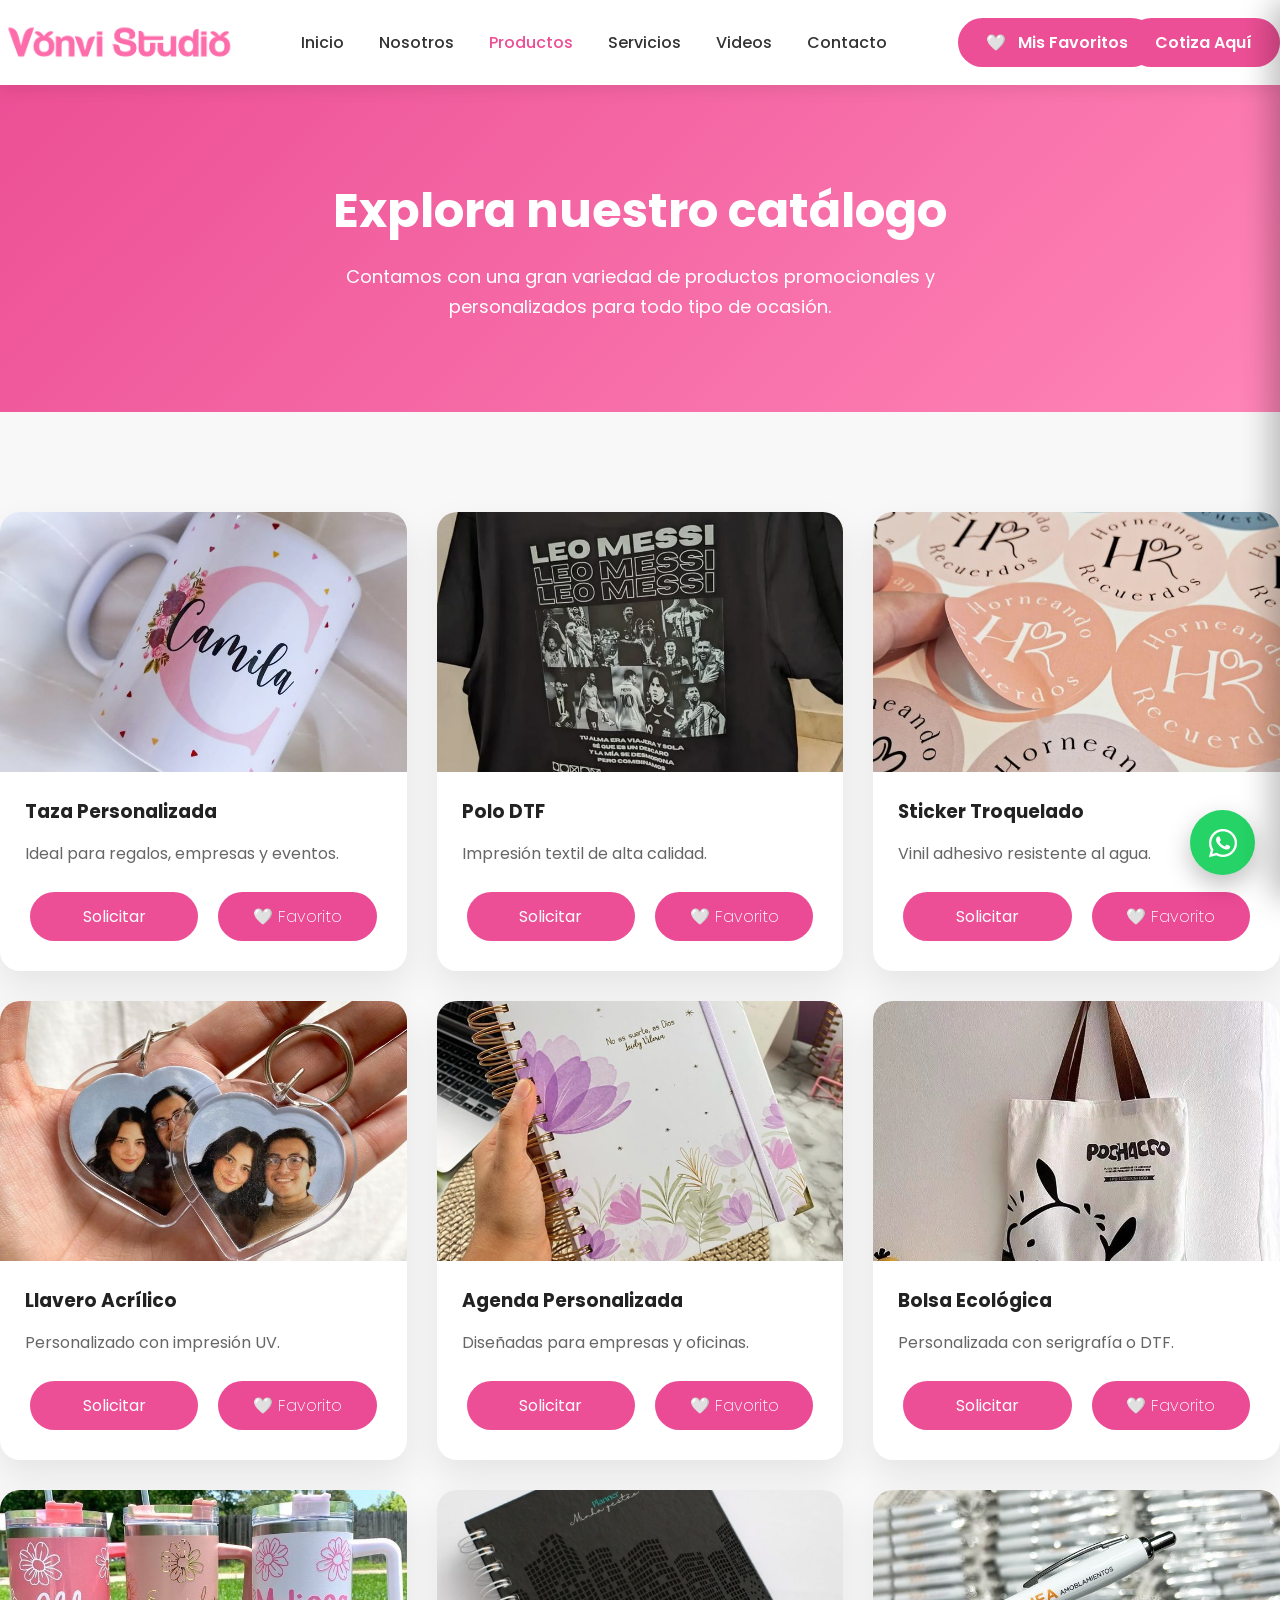
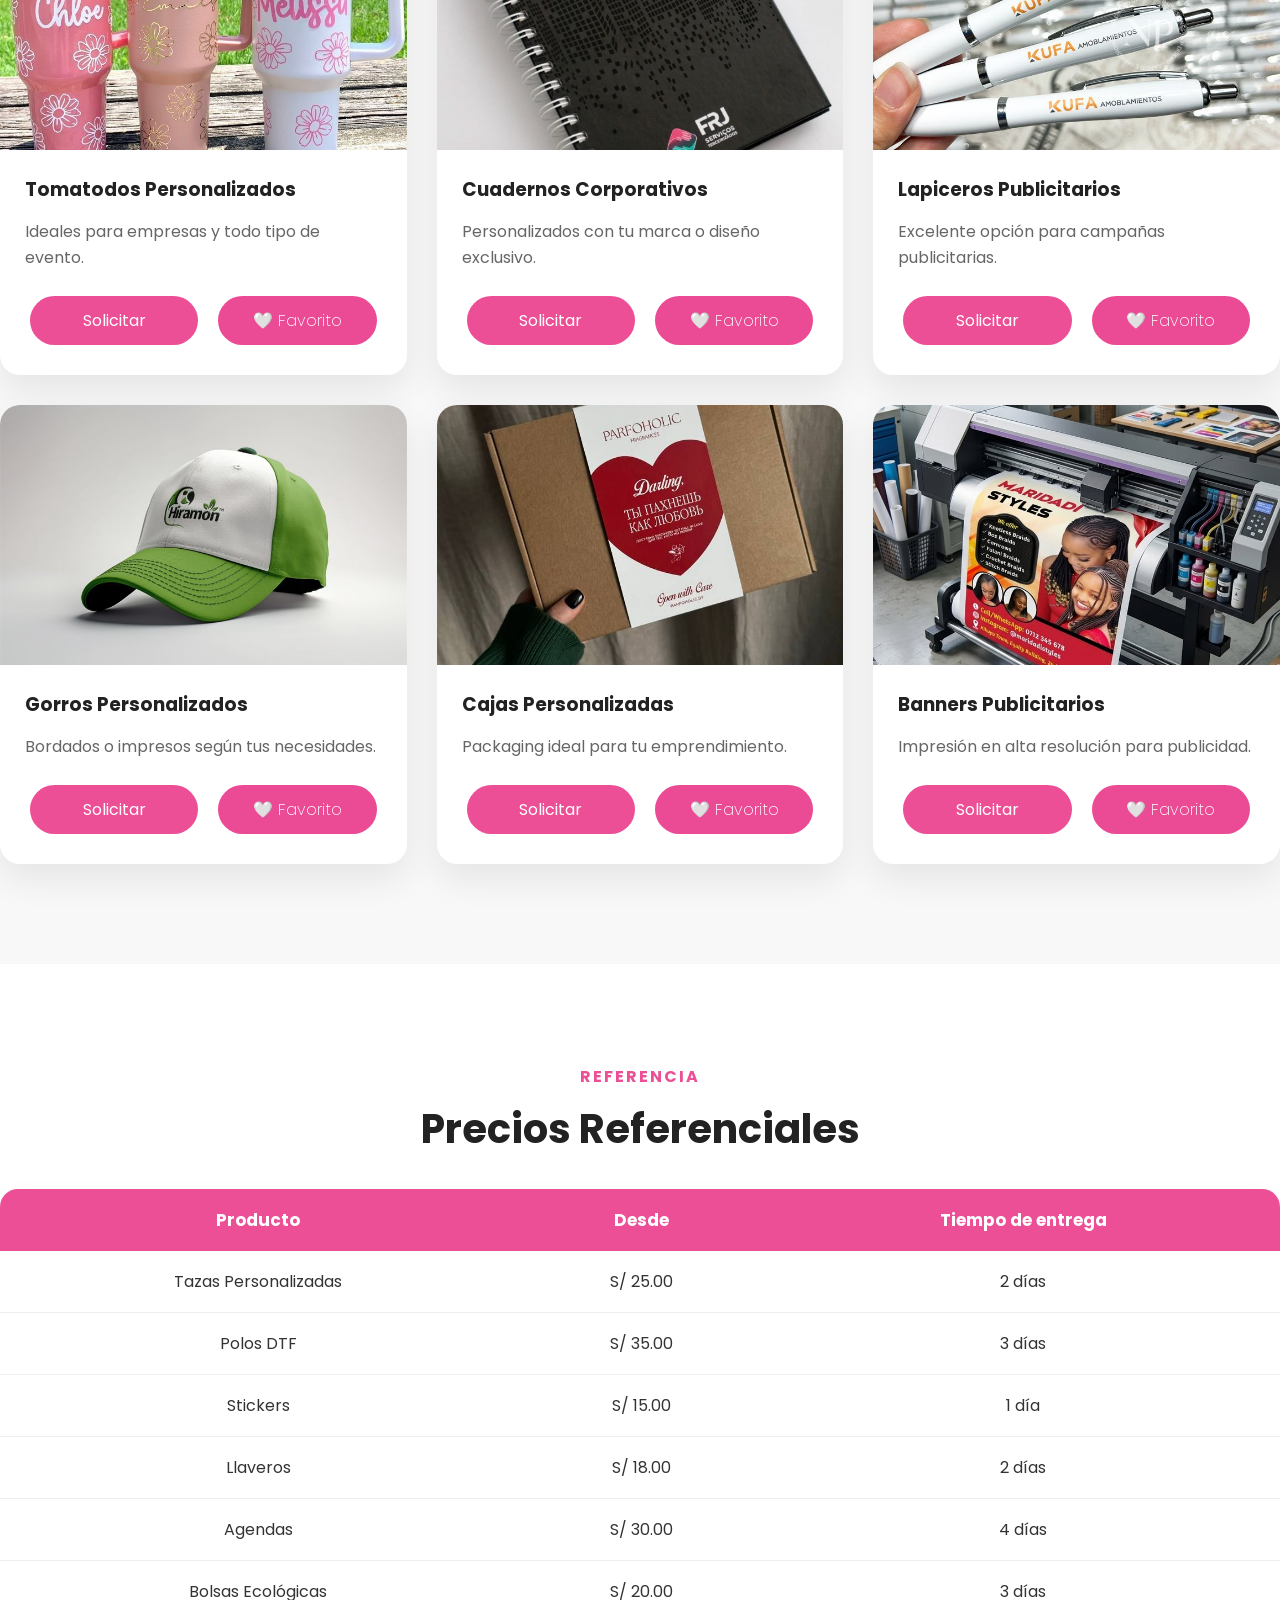
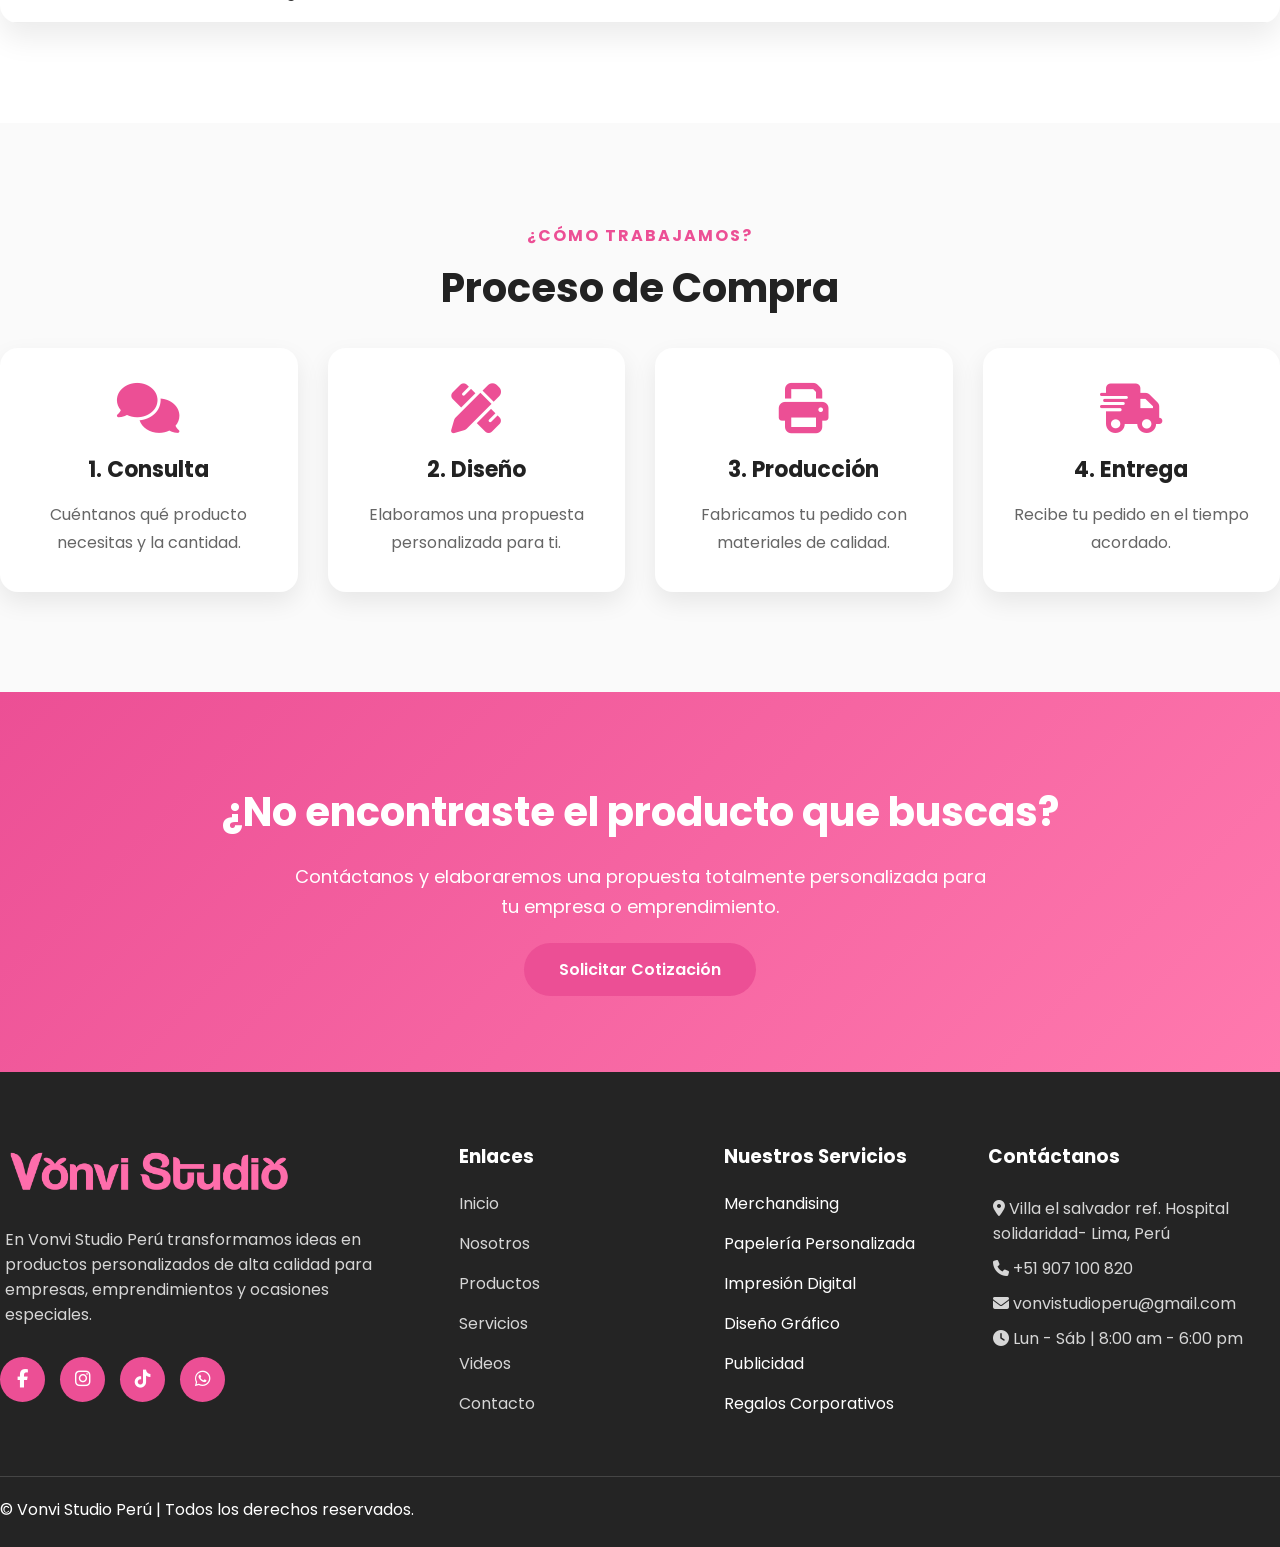
<file: productos.html>
<!DOCTYPE html>
<html lang="es">

<head>

    <meta charset="UTF-8">
    <meta name="viewport" content="width=device-width, initial-scale=1.0">

    <title>Productos | Vonvi Studio Perú</title>
    <link rel="icon" type="image/png" href="icon.png">

    <link rel="stylesheet" href="estilos.css">
    <link rel="stylesheet" href="responsive.css">
    <script src="script.js"></script>
    <link rel="preconnect" href="https://fonts.googleapis.com">

    <link rel="preconnect" href="https://fonts.gstatic.com" crossorigin>

    <link href="https://fonts.googleapis.com/css2?family=Poppins:wght@300;400;500;600;700;800&display=swap"
        rel="stylesheet">

    <link rel="stylesheet" href="https://cdnjs.cloudflare.com/ajax/libs/font-awesome/6.5.2/css/all.min.css">

</head>

<body>

    <header>

        <div class="contenedor">

            <div class="logo">

                <a href="index.html">

                    <img src="logo.png" alt="Vonvi Studio">

                </a>

            </div>

            <nav id="menu">

                <ul>

                    <li><a href="index.html">Inicio</a></li>

                    <li><a href="nosotros.html">Nosotros</a></li>

                    <li><a href="productos.html" class="activo">Productos</a></li>

                    <li><a href="servicios.html">Servicios</a></li>

                    <li><a href="videos.html">Videos</a></li>

                    <li><a href="contacto.html">Contacto</a></li>

                </ul>

            </nav>
            <a href="#" class="btn-header btn-favoritos" onclick="toggleFavoritos(); return false;">

                <span class="icono-favorito">🤍</span>

                <span class="texto-favorito">Mis Favoritos</span>

            </a>

            <a href="contacto.html" class="btn-header">

                Cotiza Aquí

            </a>

            <div class="menu-movil" onclick="abrirMenu()">

                <i class="fa-solid fa-bars"></i>

            </div>

        </div>

    </header>
    <section class="hero-pagina">

        <div class="contenedor">

            <h1>Explora nuestro catálogo</h1>

            <p class="cata">
                Contamos con una gran variedad de productos promocionales y personalizados para todo tipo de
                ocasión.
            </p>

        </div>

    </section>

    <section class="productos">

        <div class="contenedor">


            <div class="grid-productos">

                <article class="card-producto">

                    <div class="imagen-producto">

                        <img src="tazas.jpg" alt="Taza Personalizada">

                    </div>

                    <div class="contenido-producto">

                        <h3>Taza Personalizada</h3>

                        <p>
                            Ideal para regalos, empresas y eventos.
                        </p>
                    </div>
                    <div class="botones-card">

                        <a href="contacto.html" class="btn-card">
                            Solicitar
                        </a>

                        <button class="btn-favorito" onclick="agregarFavorito('Taza Personalizada')">

                            🤍 Favorito

                        </button>

                    </div>

                </article>

                <article class="card-producto">

                    <div class="imagen-producto">

                        <img src="polos.jpg" alt="Polo Personalizado">

                    </div>

                    <div class="contenido-producto">

                        <h3>Polo DTF</h3>

                        <p>
                            Impresión textil de alta calidad.
                        </p>
                    </div>
                    <div class="botones-card">

                        <a href="contacto.html" class="btn-card">
                            Solicitar
                        </a>

                        <button class="btn-favorito" onclick="agregarFavorito('Polo DTF')">

                            🤍 Favorito

                        </button>

                    </div>
                </article>

                <article class="card-producto">

                    <div class="imagen-producto">

                        <img src="stickers.jpg" alt="Sticker">

                    </div>

                    <div class="contenido-producto">

                        <h3>Sticker Troquelado</h3>

                        <p>
                            Vinil adhesivo resistente al agua.
                        </p>
                    </div>
                    <div class="botones-card">

                        <a href="contacto.html" class="btn-card">
                            Solicitar
                        </a>

                        <button class="btn-favorito" onclick="agregarFavorito('Sticker Troquelado')">

                            🤍 Favorito

                        </button>

                    </div>
                </article>

                <article class="card-producto">

                    <div class="imagen-producto">

                        <img src="llaveros.jpg" alt="Llavero">

                    </div>

                    <div class="contenido-producto">

                        <h3>Llavero Acrílico</h3>

                        <p>
                            Personalizado con impresión UV.
                        </p>
                    </div>
                    <div class="botones-card">

                        <a href="contacto.html" class="btn-card">
                            Solicitar
                        </a>

                        <button class="btn-favorito" onclick="agregarFavorito('Llavero Acrílico')">

                            🤍 Favorito

                        </button>

                    </div>

                </article>

                <article class="card-producto">

                    <div class="imagen-producto">

                        <img src="agendas.jpg" alt="Agenda">

                    </div>

                    <div class="contenido-producto">

                        <h3>Agenda Personalizada</h3>

                        <p>
                            Diseñadas para empresas y oficinas.
                        </p>


                    </div>
                    <div class="botones-card">

                        <a href="contacto.html" class="btn-card">
                            Solicitar
                        </a>

                        <button class="btn-favorito" onclick="agregarFavorito('Agenda Personalizada')">

                            🤍 Favorito

                        </button>

                    </div>

                </article>

                <article class="card-producto">

                    <div class="imagen-producto">

                        <img src="bolsas.jpg" alt="Bolsa">

                    </div>

                    <div class="contenido-producto">

                        <h3>Bolsa Ecológica</h3>

                        <p>
                            Personalizada con serigrafía o DTF.
                        </p>
                    </div>
                    <div class="botones-card">

                        <a href="contacto.html" class="btn-card">
                            Solicitar
                        </a>

                        <button class="btn-favorito" onclick="agregarFavorito('Bolsa Ecológica')">

                            🤍 Favorito

                        </button>

                    </div>
                </article>

                <article class="card-producto">

                    <div class="imagen-producto">
                        <img src="tomatodo.jpg" alt="Tomatodo">
                    </div>

                    <div class="contenido-producto">

                        <h3>Tomatodos Personalizados</h3>

                        <p>
                            Ideales para empresas y todo tipo de evento.
                        </p>


                    </div>

                    <div class="botones-card">

                        <a href="contacto.html" class="btn-card">
                            Solicitar
                        </a>

                        <button class="btn-favorito" onclick="agregarFavorito('Tomatodos Personalizados')">

                            🤍 Favorito

                        </button>

                    </div>

                </article>

                <article class="card-producto">

                    <div class="imagen-producto">
                        <img src="cuaderno.jpg" alt="Cuaderno">
                    </div>

                    <div class="contenido-producto">

                        <h3>Cuadernos Corporativos</h3>

                        <p>
                            Personalizados con tu marca o diseño exclusivo.
                        </p>

                    </div>
                    <div class="botones-card">

                        <a href="contacto.html" class="btn-card">
                            Solicitar
                        </a>

                        <button class="btn-favorito" onclick="agregarFavorito('Cuadernos Corporativos')">

                            🤍 Favorito

                        </button>

                    </div>

                </article>

                <article class="card-producto">

                    <div class="imagen-producto">
                        <img src="lapiceros.jpg" alt="Lapiceros">
                    </div>

                    <div class="contenido-producto">

                        <h3>Lapiceros Publicitarios</h3>

                        <p>
                            Excelente opción para campañas publicitarias.
                        </p>

                    </div>
                    <div class="botones-card">

                        <a href="contacto.html" class="btn-card">
                            Solicitar
                        </a>

                        <button class="btn-favorito" onclick="agregarFavorito('Lapiceros Publicitarios')">

                            🤍 Favorito

                        </button>

                    </div>


                </article>

                <article class="card-producto">

                    <div class="imagen-producto">
                        <img src="gorro.jpg" alt="Gorros">
                    </div>

                    <div class="contenido-producto">

                        <h3>Gorros Personalizados</h3>

                        <p>
                            Bordados o impresos según tus necesidades.
                        </p>

                    </div>
                    <div class="botones-card">

                        <a href="contacto.html" class="btn-card">
                            Solicitar
                        </a>

                        <button class="btn-favorito" onclick="agregarFavorito('Gorros Personalizados')">

                            🤍 Favorito

                        </button>

                    </div>

                </article>

                <article class="card-producto">

                    <div class="imagen-producto">
                        <img src="caja.jpg" alt="Caja">
                    </div>

                    <div class="contenido-producto">

                        <h3>Cajas Personalizadas</h3>

                        <p>
                            Packaging ideal para tu emprendimiento.
                        </p>

                    </div>
                    <div class="botones-card">

                        <a href="contacto.html" class="btn-card">
                            Solicitar
                        </a>

                        <button class="btn-favorito" onclick="agregarFavorito('Cajas Personalizadas')">

                            🤍 Favorito

                        </button>

                    </div>

                </article>

                <article class="card-producto">

                    <div class="imagen-producto">
                        <img src="banner.jpg" alt="Banner">
                    </div>

                    <div class="contenido-producto">

                        <h3>Banners Publicitarios</h3>

                        <p>
                            Impresión en alta resolución para publicidad.
                        </p>

                    </div>
                    <div class="botones-card">

                        <a href="contacto.html" class="btn-card">
                            Solicitar
                        </a>

                        <button class="btn-favorito" onclick="agregarFavorito('Banners Publicitarios')">

                            🤍 Favorito

                        </button>

                    </div>

                </article>


            </div>

        </div>

    </section>

    <section class="tabla-precios">

        <div class="contenedor">

            <div class="titulo-seccion">

                <span>Referencia</span>

                <h2>Precios Referenciales</h2>

            </div>

            <table>

                <tr>

                    <th>Producto</th>

                    <th>Desde</th>

                    <th>Tiempo de entrega</th>

                </tr>

                <tr>

                    <td>Tazas Personalizadas</td>

                    <td>S/ 25.00</td>

                    <td>2 días</td>

                </tr>

                <tr>

                    <td>Polos DTF</td>

                    <td>S/ 35.00</td>

                    <td>3 días</td>

                </tr>

                <tr>

                    <td>Stickers</td>

                    <td>S/ 15.00</td>

                    <td>1 día</td>

                </tr>

                <tr>

                    <td>Llaveros</td>

                    <td>S/ 18.00</td>

                    <td>2 días</td>

                </tr>

                <tr>

                    <td>Agendas</td>

                    <td>S/ 30.00</td>

                    <td>4 días</td>

                </tr>

                <tr>

                    <td>Bolsas Ecológicas</td>

                    <td>S/ 20.00</td>

                    <td>3 días</td>

                </tr>

            </table>

        </div>

    </section>



    </div>

    </div>

    </section>

    <section class="proceso">

        <div class="contenedor">

            <div class="titulo-seccion">

                <span>¿Cómo Trabajamos?</span>

                <h2>Proceso de Compra</h2>

            </div>

            <div class="contenedor-servicios">

                <div class="servicio">

                    <i class="fas fa-comments"></i>

                    <h3>1. Consulta</h3>

                    <p>
                        Cuéntanos qué producto necesitas y la cantidad.
                    </p>

                </div>

                <div class="servicio">

                    <i class="fas fa-pencil-ruler"></i>

                    <h3>2. Diseño</h3>

                    <p>
                        Elaboramos una propuesta personalizada para ti.
                    </p>

                </div>

                <div class="servicio">

                    <i class="fas fa-print"></i>

                    <h3>3. Producción</h3>

                    <p>
                        Fabricamos tu pedido con materiales de calidad.
                    </p>

                </div>

                <div class="servicio">

                    <i class="fas fa-truck-fast"></i>

                    <h3>4. Entrega</h3>

                    <p>
                        Recibe tu pedido en el tiempo acordado.
                    </p>

                </div>

            </div>

        </div>

    </section>

    <section class="cta">

        <div class="contenedor">

            <div class="cta-contenido">

                <h2>

                    ¿No encontraste el producto que buscas?

                </h2>

                <p>

                    Contáctanos y elaboraremos una propuesta totalmente personalizada para tu empresa o emprendimiento.

                </p>

                <a href="contacto.html" class="btn-principal">

                    Solicitar Cotización

                </a>

            </div>

        </div>

    </section>

    <footer>

        <div class="contenedor">

            <div class="footer-grid">

                <div class="footer-col">

                    <img src="logo.png" alt="Vonvi Studio" class="logo-footer">

                    <p>
                        En Vonvi Studio Perú transformamos ideas en productos personalizados de alta calidad para
                        empresas, emprendimientos y ocasiones especiales.
                    </p>

                    <div class="redes">

                        <a href="#"><i class="fab fa-facebook-f"></i></a>

                        <a href="#"><i class="fab fa-instagram"></i></a>

                        <a href="#"><i class="fab fa-tiktok"></i></a>

                        <a href="#"><i class="fab fa-whatsapp"></i></a>

                    </div>

                </div>

                <div class="footer-col">

                    <h3>Enlaces</h3>

                    <ul>

                        <li><a href="index.html">Inicio</a></li>

                        <li><a href="nosotros.html">Nosotros</a></li>

                        <li><a href="productos.html">Productos</a></li>

                        <li><a href="servicios.html">Servicios</a></li>

                        <li><a href="videos.html">Videos</a></li>

                        <li><a href="contacto.html">Contacto</a></li>

                    </ul>

                </div>

                <div class="footer-col">

                    <h3>Nuestros Servicios</h3>

                    <ul>

                        <li>Merchandising</li>

                        <li>Papelería Personalizada</li>

                        <li>Impresión Digital</li>

                        <li>Diseño Gráfico</li>

                        <li>Publicidad</li>

                        <li>Regalos Corporativos</li>

                    </ul>

                </div>

                <div class="footer-col">

                    <h3>Contáctanos</h3>

                    <p><i class="fas fa-location-dot"></i> Villa el salvador ref. Hospital solidaridad- Lima, Perú</p>

                    <p><i class="fas fa-phone"></i> +51 907 100 820</p>

                    <p><i class="fas fa-envelope"></i> vonvistudioperu@gmail.com</p>

                    <p><i class="fas fa-clock"></i> Lun - Sáb | 8:00 am - 6:00 pm</p>

                </div>

            </div>

            <hr>

            <div class="footer-bottom">

                <p>
                    © <span id="anio"></span> Vonvi Studio Perú | Todos los derechos reservados.
                </p>

            </div>

        </div>

    </footer>

    <a href="https://wa.me/51907100820" class="whatsapp" target="_blank">

        <i class="fab fa-whatsapp"></i>

    </a>

    <div id="btnTop">

        <i class="fas fa-chevron-up"></i>

    </div>


    <div id="panelFavoritos">

        <div class="headerFavoritos">

            <h3>🤍 Mis Favoritos</h3>

            <button onclick="cerrarFavoritos()">
                ✖
            </button>

        </div>

        <div id="contenidoFavoritos">

            <ul id="listaFavoritos">

            </ul>

        </div>

    </div>
    <div id="mensajeFavorito">
        🤍 Producto agregado a tus favoritos
    </div>

</body>

</html>
</file>
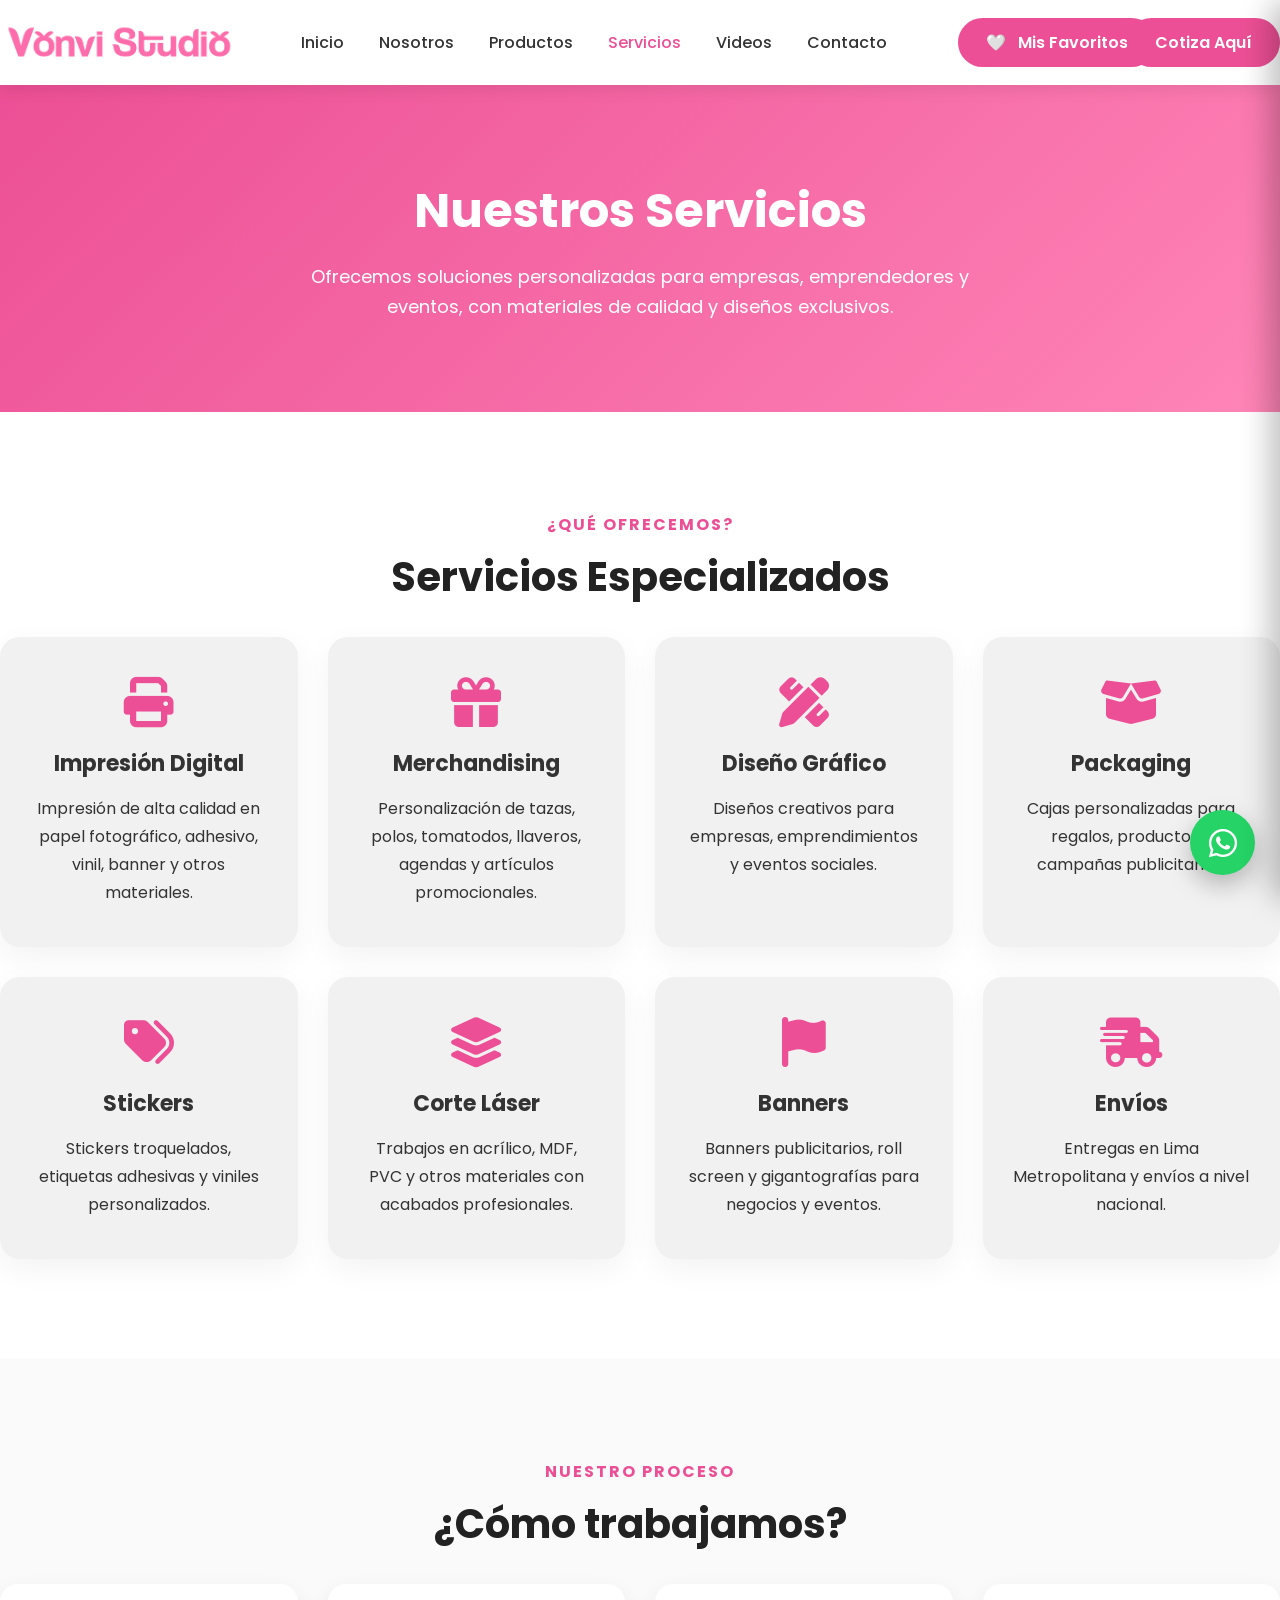
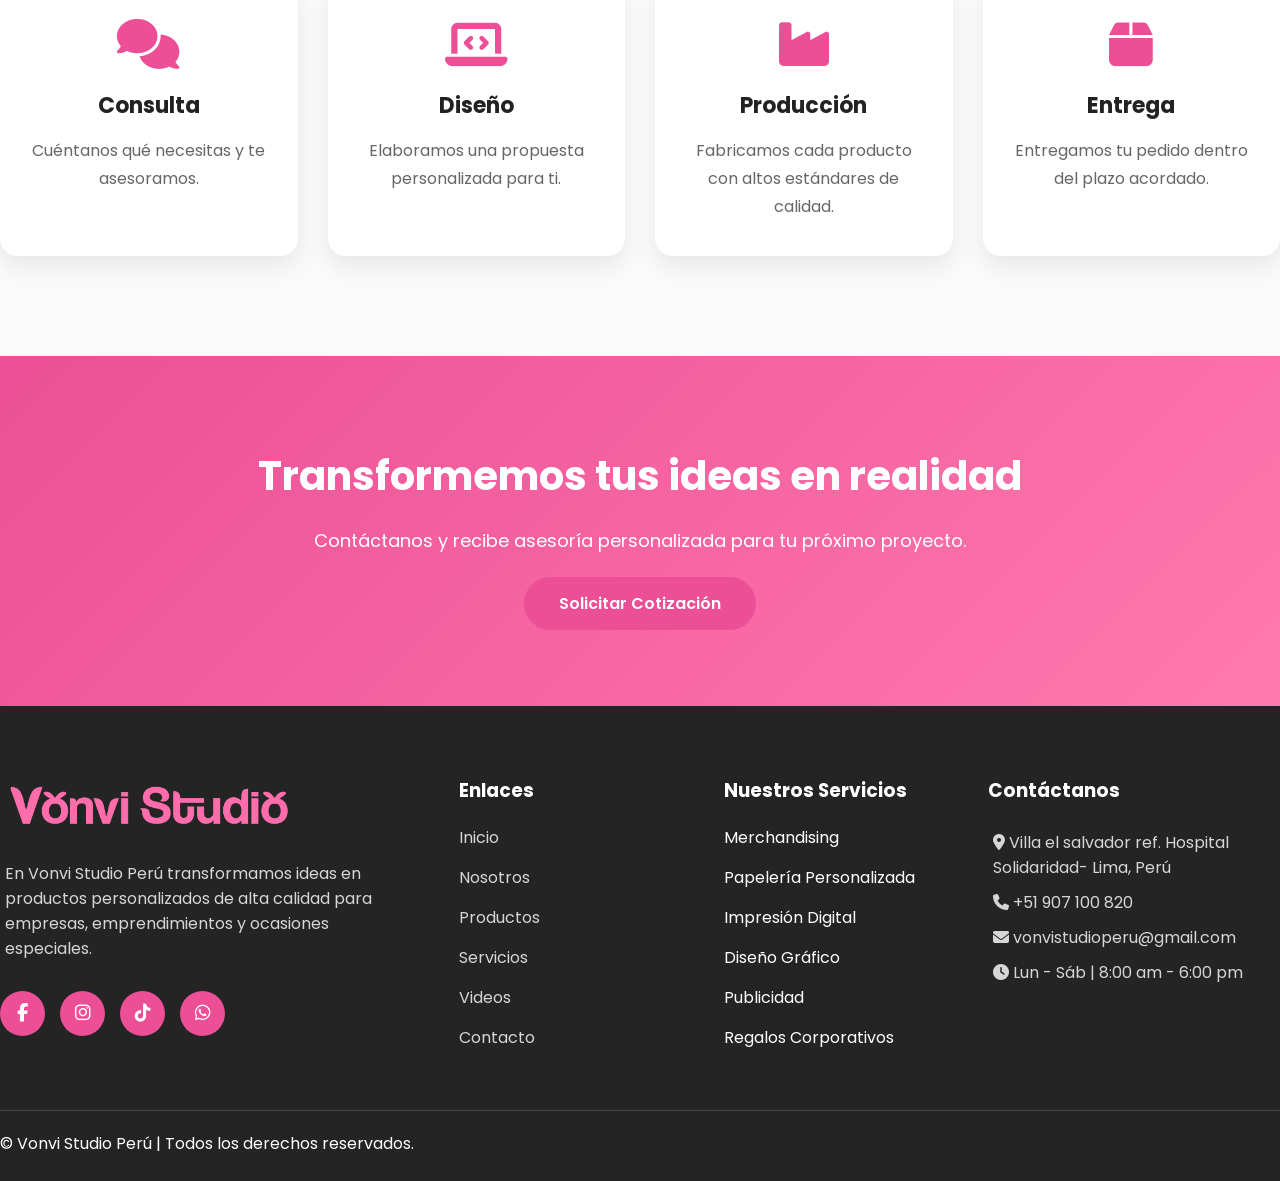
<file: servicios.html>
<!DOCTYPE html>
<html lang="es">

<head>

    <meta charset="UTF-8">
    <meta name="viewport" content="width=device-width, initial-scale=1.0">

    <title>Productos | Vonvi Studio Perú</title>
    <link rel="icon" type="image/png" href="icon.png">

    <link rel="stylesheet" href="estilos.css">
    <link rel="stylesheet" href="responsive.css">
    <script src="script.js"></script>
    <link rel="preconnect" href="https://fonts.googleapis.com">

    <link rel="preconnect" href="https://fonts.gstatic.com" crossorigin>

    <link href="https://fonts.googleapis.com/css2?family=Poppins:wght@300;400;500;600;700;800&display=swap"
        rel="stylesheet">

    <link rel="stylesheet" href="https://cdnjs.cloudflare.com/ajax/libs/font-awesome/6.5.2/css/all.min.css">

</head>

<body>

    <header>

        <div class="contenedor">

            <div class="logo">

                <a href="index.html">

                    <img src="logo.png" alt="Vonvi Studio">

                </a>

            </div>

            <nav id="menu">

                <ul>

                    <li><a href="index.html">Inicio</a></li>

                    <li><a href="nosotros.html">Nosotros</a></li>

                    <li><a href="productos.html" >Productos</a></li>

                    <li><a href="servicios.html" class="activo">Servicios</a></li>

                    <li><a href="videos.html">Videos</a></li>

                    <li><a href="contacto.html">Contacto</a></li>

                </ul>

            </nav>
            <a href="#" class="btn-header btn-favoritos" onclick="toggleFavoritos(); return false;">

                <span class="icono-favorito">🤍</span>

                <span class="texto-favorito">Mis Favoritos</span>

            </a>

            <a href="contacto.html" class="btn-header">

                Cotiza Aquí

            </a>

            <div class="menu-movil" onclick="abrirMenu()">

                <i class="fa-solid fa-bars"></i>

            </div>

        </div>


</header>

<section class="hero-pagina">

    <div class="contenedor">

        <h1>Nuestros Servicios</h1>

        <p>
            Ofrecemos soluciones personalizadas para empresas, emprendedores y eventos, con materiales de calidad y diseños exclusivos.
        </p>

    </div>

</section>

<section class="servicios">

    <div class="contenedor">

        <div class="titulo-seccion">

            <span>¿Qué ofrecemos?</span>

            <h2>Servicios Especializados</h2>

        </div>

        <div class="contenedor-servicios">

            <div class="servicio">

                <i class="fas fa-print"></i>

                <h3>Impresión Digital</h3>

                <p>
                    Impresión de alta calidad en papel fotográfico, adhesivo, vinil, banner y otros materiales.
                </p>

            </div>

            <div class="servicio">

                <i class="fas fa-gift"></i>

                <h3>Merchandising</h3>

                <p>
                    Personalización de tazas, polos, tomatodos, llaveros, agendas y artículos promocionales.
                </p>

            </div>

            <div class="servicio">

                <i class="fas fa-pencil-ruler"></i>

                <h3>Diseño Gráfico</h3>

                <p>
                    Diseños creativos para empresas, emprendimientos y eventos sociales.
                </p>

            </div>

            <div class="servicio">

                <i class="fas fa-box-open"></i>

                <h3>Packaging</h3>

                <p>
                    Cajas personalizadas para regalos, productos y campañas publicitarias.
                </p>

            </div>

            <div class="servicio">

                <i class="fas fa-tags"></i>

                <h3>Stickers</h3>

                <p>
                    Stickers troquelados, etiquetas adhesivas y viniles personalizados.
                </p>

            </div>

            <div class="servicio">

                <i class="fas fa-layer-group"></i>

                <h3>Corte Láser</h3>

                <p>
                    Trabajos en acrílico, MDF, PVC y otros materiales con acabados profesionales.
                </p>

            </div>

            <div class="servicio">

                <i class="fas fa-flag"></i>

                <h3>Banners</h3>

                <p>
                    Banners publicitarios, roll screen y gigantografías para negocios y eventos.
                </p>

            </div>

            <div class="servicio">

                <i class="fas fa-truck-fast"></i>

                <h3>Envíos</h3>

                <p>
                    Entregas en Lima Metropolitana y envíos a nivel nacional.
                </p>

            </div>
            
            

        </div>

    </div>

</section>

<section class="proceso">

    <div class="contenedor">

        <div class="titulo-seccion">

            <span>Nuestro Proceso</span>

            <h2>¿Cómo trabajamos?</h2>

        </div>

        <div class="contenedor-servicios">

            <div class="servicio">

                <i class="fas fa-comments"></i>

                <h3>Consulta</h3>

                <p>
                    Cuéntanos qué necesitas y te asesoramos.
                </p>

            </div>

            <div class="servicio">

                <i class="fas fa-laptop-code"></i>

                <h3>Diseño</h3>

                <p>
                    Elaboramos una propuesta personalizada para ti.
                </p>

            </div>

            <div class="servicio">

                <i class="fas fa-industry"></i>

                <h3>Producción</h3>

                <p>
                    Fabricamos cada producto con altos estándares de calidad.
                </p>

            </div>

            <div class="servicio">

                <i class="fas fa-box"></i>

                <h3>Entrega</h3>

                <p>
                    Entregamos tu pedido dentro del plazo acordado.
                </p>

            </div>

        </div>

    </div>

</section>

<section class="cta">

    <div class="contenedor">

        <div class="cta-contenido">

            <h2>Transformemos tus ideas en realidad</h2>

            <p>
                Contáctanos y recibe asesoría personalizada para tu próximo proyecto.
            </p>

            <a href="contacto.html" class="btn-principal">

                Solicitar Cotización

            </a>

        </div>

    </div>

</section>


<footer>

    <div class="contenedor">

        <div class="footer-grid">

            <div class="footer-col">

                <img src="logo.png" alt="Vonvi Studio" class="logo-footer">

                <p>
                    En Vonvi Studio Perú transformamos ideas en productos personalizados de alta calidad para empresas, emprendimientos y ocasiones especiales.
                </p>

                <div class="redes">

                    <a href="#"><i class="fab fa-facebook-f"></i></a>

                    <a href="#"><i class="fab fa-instagram"></i></a>

                    <a href="#"><i class="fab fa-tiktok"></i></a>

                    <a href="#"><i class="fab fa-whatsapp"></i></a>

                </div>

            </div>

            <div class="footer-col">

                <h3>Enlaces</h3>

                <ul>

                    <li><a href="index.html">Inicio</a></li>

                    <li><a href="nosotros.html">Nosotros</a></li>

                    <li><a href="productos.html">Productos</a></li>

                    <li><a href="servicios.html">Servicios</a></li>

                    <li><a href="videos.html">Videos</a></li>

                    <li><a href="contacto.html">Contacto</a></li>

                </ul>

            </div>

            <div class="footer-col">

                <h3>Nuestros Servicios</h3>

                <ul>

                    <li>Merchandising</li>

                    <li>Papelería Personalizada</li>

                    <li>Impresión Digital</li>

                    <li>Diseño Gráfico</li>

                    <li>Publicidad</li>

                    <li>Regalos Corporativos</li>

                </ul>

            </div>

            <div class="footer-col">

                <h3>Contáctanos</h3>

                <p><i class="fas fa-location-dot"></i> Villa el salvador ref. Hospital Solidaridad- Lima, Perú</p>

                <p><i class="fas fa-phone"></i> +51 907 100 820</p>

                <p><i class="fas fa-envelope"></i> vonvistudioperu@gmail.com</p>

                <p><i class="fas fa-clock"></i> Lun - Sáb | 8:00 am - 6:00 pm</p>

            </div>

        </div>

        <hr>

        <div class="footer-bottom">

            <p>
                © <span id="anio"></span> Vonvi Studio Perú | Todos los derechos reservados.
            </p>

        </div>

    </div>

</footer>

<a href="https://wa.me/51907100820" class="whatsapp" target="_blank">

    <i class="fab fa-whatsapp"></i>

</a>

<div id="btnTop">

    <i class="fas fa-chevron-up"></i>

</div>
   <div id="panelFavoritos">

    <div class="headerFavoritos">

        <h3>🤍  Mis Favoritos</h3>

        <button onclick="cerrarFavoritos()">
            ✖
        </button>

    </div>

    <div id="contenidoFavoritos">

            <ul id="listaFavoritos">

        </ul>

    </div>

</div>
<div id="mensajeFavorito">
    🤍 Producto agregado a tus favoritos
</div>

</body>

</html>
</file>
<file: estilos.css>
* {
    margin: 0;
    padding: 0;
    box-sizing: border-box;
    font-family: 'Poppins', sans-serif;
}

html {
    scroll-behavior: smooth;
}

body {
    background: #f8f8f8;
    color: #333;
    overflow-x: hidden;
}


.top-bar {
    width: 100%;
    background: #ec4f95;
    color: #fff;
    font-size: 13px;
    padding: 8px;
    display: flex;
    justify-content: center;
}

.top-bar p {
    margin: 0;
}

img {
    width: 100%;
    display: block;
}

a {
    text-decoration: none;
}

ul {
    list-style: none;
}

.contenedor {
    width: 100%;
    max-width: 1400px;
    margin: auto;
}

/*==========================
HEADER
==========================*/

header {
    width: 100%;
    background: #ffffff;
    position: fixed;
    top: 0;
    left: 0;
    z-index: 1000;
    box-shadow: 0 5px 15px rgba(0, 0, 0, .08);
}

header .contenedor {
    display: flex;
    justify-content: space-between;
    align-items: center;
    height: 85px;
}

.logo img {
    width: 240px;
}


nav ul {
    display: flex;
    gap: 35px;
}

nav ul li a {
    color: #333;
    font-weight: 500;
    transition: .3s;
}

nav ul li a:hover,
nav ul li a.activo {
    color: #ec4f95;
}

.btn-header {
    background: #ec4f95;
    color: #fff;
    margin-left: -90px;
    padding: 12px 28px;
    border-radius: 40px;
    transition: .3s;
    font-weight: 600;
}

.btn-header.btn-favoritos {
    margin-left: 10px;

}

.btn-header:hover {
    background: #ff6aa9;
    transform: translateY(-3px);
}

.menu-movil {
    display: none;
    font-size: 28px;
    color: #ec4f95;
    cursor: pointer;
}
.icono-favorito{
    margin-right:8px;
}

/* PANEL */


#panelFavoritos {

    position: fixed;

    top: 0;

    right: 0;

    width: 360px;

    height: 100vh;

    background: white;

    box-shadow: -10px 0 30px rgba(0, 0, 0, .25);

    transform: translateX(100%);

    transition: .4s ease;

    z-index: 99999;
    border-radius: 20px 0px 0px 20px;


}

/* cuando se abre */

.itemFavorito {

    background: #f8f8f8;

    border-radius: 12px;

    padding: 15px;

    margin-bottom: 12px;

    font-weight: 500;

    transition: .3s;

}

.itemFavorito:hover {

    background: #ffe6f2;

}

.vacio {

    text-align: center;

    color: #999;

    margin-top: 40px;

    background: none;

}

.btnEliminar {

    background: none;

    border: none;
    margin-left: 20px;

    color: #999;

    font-size: 22px;

    font-weight: bold;

    cursor: pointer;

    transition: .3s;

}

.btnEliminar:hover {

    color: #eb4a94;

    transform: scale(1.2);

}

#mensajeFavorito {

    position: fixed;

    top: 100px;

    left:40%;

    transform: translate(0px,0px,-50px,0px);

    background: #18c22e;

    color: white;

    padding: 15px 28px; 

    border-radius: 30px;

    font-weight: 600;

    box-shadow: 0 10px 25px rgba(0, 0, 0, .2);

    opacity: 0;
    transition: transform .4s ease, opacity .4s ease;

    z-index: 999999;
}


#mensajeFavorito.mostrar{

    transform: translate(-50%, 50%);

    opacity: 1;

}

#panelFavoritos.activo {

    transform: translateX(0);

}

/* encabezado */

.headerFavoritos {

    background: #eb4a94;

    color: white;

    padding: 20px;

    display: flex;

    justify-content: space-between;

    align-items: center;
    border-radius: 20px 0px 0px 0px;


}

.headerFavoritos h3 {

    margin: 0;

}

.headerFavoritos button {

    border: none;

    background: none;

    color: white;

    font-size: 22px;

    cursor: pointer;

}

/* contenido */

#contenidoFavoritos {

    padding: 20px;

}

/* lista */

#listaFavoritos {

    list-style: none;

    padding: 0;

    margin: 0;

}

/* cada favorito */

#listaFavoritos li {

    padding: 12px;

    background: #f7f7f7;

    border-radius: 10px;

    margin-bottom: 10px;

}

/* mensaje vacío */

.vacio {

    color: #888;

    text-align: center;

    margin-top: 40px;

}

/*==========================
HERO
==========================*/

.hero {
    padding-top: 190px;
    padding-bottom: 90px;
    background: linear-gradient(135deg, #fff, #ffe8f2);
}


.hero-contenido {
    display: flex;
    align-items: center;
    justify-content: space-between;
    gap: 60px;
}

.hero-texto {
    flex: 1;
}

.hero-texto span {
    color: #ec4f95;
    font-weight: 700;
    letter-spacing: 2px;
}

.hero-texto h1 {
    font-size: 58px;
    line-height: 68px;
    margin: 20px 0;
    color: #222;
}

.hero-texto p {
    color: #666;
    line-height: 30px;
    font-size: 18px;
    margin-bottom: 35px;
}

.hero-botones {
    display: flex;
    gap: 20px;
    margin-bottom: 40px;
}

.btn-principal {
    background: #ec4f95;
    color: #fff;
    padding: 15px 35px;
    border-radius: 40px;
    transition: .3s;
    font-weight: 600;
}

.btn-principal:hover {
    background: #ff6aa9;
    transform: translateY(-4px);
}

.btn-secundario {
    border: 2px solid #ec4f95;
    color: #ec4f95;
    padding: 15px 35px;
    border-radius: 40px;
    transition: .3s;
    font-weight: 600;
}

.btn-secundario:hover {
    background: #ec4f95;
    color: #fff;
}

.beneficios {
    display: flex;
    gap: 25px;
    flex-wrap: wrap;
}

.beneficios div {
    background: #fff;
    padding: 15px 22px;
    border-radius: 15px;
    box-shadow: 0 10px 20px rgba(0, 0, 0, .08);
    font-weight: 500;
}

.beneficios i {
    color: #ec4f95;
    margin-right: 8px;
}

.hero-imagen {
    flex: 1;
}

.hero-imagen img {
    width: 90%;
    margin-left: 30px;
    border-radius: 50px;
    box-shadow: 0 20px 40px rgba(0, 0, 0, .12);
}

/*==========================
TITULOS
==========================*/

.titulo-seccion {
    text-align: center;
    margin-bottom: 30px;
}

.titulo-seccion span {
    color: #ec4f95;
    font-weight: 700;
    text-transform: uppercase;
    letter-spacing: 2px;
}

.titulo-seccion h2 {
    font-size: 40px;
    margin-top: 10px;
    color: #222;
}

.titulo-seccion p {
    margin-top: 15px;
    color: #666;
    max-width: 700px;
    margin-left: auto;
    margin-right: auto;
    line-height: 28px;
}


.cata p {
    margin-top: 15px;
    color: #fafafa;
    max-width: 700px;
    margin-left: auto;
    margin-right: auto;
    line-height: 28px;
}

/*==========================
PRODUCTOS
==========================*/
.botones-card {

    display: flex;

    gap: 20px;
    text-align: center;

    margin-top: -25px;
    margin-bottom: 30px;
    margin-left: 30px;
    margin-right: 30px;

}

.botones-card a,
.botones-card button {

    flex: 1;

}

.btn-favorito {

    background: #eb4a94;

    color: white;

    border: none;

    border-radius: 30px;

    cursor: pointer;

    font-size: 16px;

    font-weight: 200;

    padding: 10px 20px;

    transition: .3s;

}

.btn-favorito:hover {

    background: #d93682;

    transform: translateY(-3px);

}

.btn-card:hover {

    background: #d93682;

    transform: translateY(-3px);

}

.productos {
    padding: 100px 0;
}


.grid-productos {
    display: grid;
    grid-template-columns: repeat(3, 1fr);
    gap: 30px;
}

.card-producto {
    background: #fff;
    border-radius: 20px;
    overflow: hidden;
    box-shadow: 0 15px 35px rgba(0, 0, 0, .08);
    transition: .35s;
    opacity: 0;
    transform: translateY(60px);
    transition: 1s;
}

.card-producto.mostrar {
    opacity: 1;
    transform: translateY(0);
}


.card-producto:hover {
    transform: translateY(-10px);
}

.imagen-producto {
    height: 260px;
    overflow: hidden;
}

.imagen-producto img {
    width: 100%;
    height: 100%;
    object-fit: cover;
    transition: .4s;
}

.card-producto:hover img {
    transform: scale(1.08);
}

.contenido-producto {
    padding: 25px;
}

.contenido-producto h3 {
    margin-bottom: 15px;
    color: #222;
}

.contenido-producto p {
    color: #666;
    line-height: 26px;
    margin-bottom: 25px;
}

.btn-card {
    display: inline-block;
    background: #ec4f95;
    color: #fff;
    padding: 12px 25px;
    border-radius: 30px;
    transition: .3s;
}

.btn-card:hover {
    background: #ff6aa9;
}

/*==========================
SERVICIOS
==========================*/

.servicios {
    padding: 100px 0;
    background: #fff;
}

.contenedor-servicios {
    display: grid;
    grid-template-columns: repeat(4, 1fr);
    gap: 30px;
}

.servicio {
    background: #f1f1f1;
    padding: 40px 30px;
    text-align: center;
    border-radius: 20px;
    transition: .35s;
    box-shadow: 0 10px 30px rgba(0, 0, 0, .05);
}

.servicio:hover {
    transform: translateY(-10px);
    background: #ec4f95;
    color: #fff;
}

.servicio i {
    font-size: 50px;
    color: #ec4f95;
    margin-bottom: 20px;
    transition: .35s;
}

.servicio:hover i {
    color: #fff;
}

.servicio h3 {
    margin-bottom: 15px;
    font-size: 22px;
}

.servicio p {
    line-height: 28px;
}

/*==========================
ESTADISTICAS
==========================*/

.estadisticas {
    background: linear-gradient(135deg, #ec4f95, #ff78b2);
    padding: 80px 0;
    color: #fff;
}

.estadisticas .contenedor {
    display: grid;
    grid-template-columns: repeat(4, 1fr);
    gap: 30px;
    text-align: center;
}

.estadistica h2 {
    font-size: 50px;
    margin-bottom: 10px;
}

.estadistica p {
    font-size: 18px;
}

/*==========================
GALERIA
==========================*/

.galeria {
    padding: 100px 0;
}

.grid-galeria {
    display: grid;
    grid-template-columns: repeat(3, 1fr);
    gap: 20px;
}

.grid-galeria img {
    width: 100%;
    height: 280px;
    object-fit: cover;
    border-radius: 20px;
    transition: .4s;
    cursor: pointer;
}

.grid-galeria img:hover {
    transform: scale(1.05);
    box-shadow: 0 15px 30px rgba(0, 0, 0, .15);
}

/*==========================
VIDEOS
==========================*/

.videos {
    padding: 100px 0;
    background: #fff;
}

.grid-videos {
    display: grid;
    grid-template-columns: repeat(3, 1fr);
    gap: 30px;
}

.video-card {
    background: #fff;
    border-radius: 20px;
    overflow: hidden;
    box-shadow: 0 10px 30px rgba(0, 0, 0, .08);
    transition: .35s;
}

.video-card:hover {
    transform: translateY(-10px);
}

.video-card video {
    width: 100%;
    display: block;
}

.video-card h3 {
    padding: 20px;
    text-align: center;
    color: #333;
}

/*==========================
CONTACTO
==========================*/

.contacto {
    padding: 100px 0;
}

.contenedor-contacto {
    display: grid;
    grid-template-columns: 1fr 1fr;
    gap: 50px;
}

.info-contacto {
    background: #fff;
    padding: 40px;
    border-radius: 20px;
    box-shadow: 0 10px 30px rgba(0, 0, 0, .08);
}

.info-contacto h3 {
    margin-bottom: 25px;
    color: #ec4f95;
}

.info-contacto p {
    margin-bottom: 20px;
    line-height: 28px;
}

.info-contacto i {
    color: #ec4f95;
    margin-right: 10px;
}

.info-contacto iframe {
    width: 100%;
    height: 500px;
    border: none;
    border-radius: 15px;
    margin-top: 25px;
}

.formulario {
    background: #fff;
    padding: 40px;
    border-radius: 20px;
    box-shadow: 0 10px 30px rgba(0, 0, 0, .08);
}

.formulario form {
    display: flex;
    flex-direction: column;
    gap: 20px;
}

.formulario input,
.formulario select,
.formulario textarea {
    padding: 15px;
    border: 1px solid #ddd;
    border-radius: 12px;
    outline: none;
    font-size: 16px;
    transition: .3s;
}

.formulario input:focus,
.formulario select:focus,
.formulario textarea:focus {
    border-color: #ec4f95;
}

.formulario textarea {
    resize: none;
}

.formulario button {
    background: #ec4f95;
    color: #fff;
    border: none;
    padding: 16px;
    border-radius: 35px;
    font-size: 17px;
    cursor: pointer;
    transition: .3s;
}

.formulario button:hover {
    background: #ff6aa9;
}

/*==========================
FOOTER
==========================*/

footer {
    background: #242424;
    color: #fff;
    padding: 70px 0 25px;
}

.footer-grid {
    display: grid;
    grid-template-columns: 2fr 1fr 1fr 1.5fr;
    gap: 70px;
}

.logo-footer {
    width: 300px;
    margin-bottom: 20px;
}

.footer-grid p {
    padding: 5px;
    line-height: 25px;
    color: #d6d6d6;
}

.footer-grid h3 {
    margin-bottom: 20px;
    color: #fff;
}

.footer-grid ul li {
    margin-bottom: 15px;
}

.footer-grid ul li a {
    color: #d6d6d6;
    transition: .3s;
}

.footer-grid ul li a:hover {
    color: #ec4f95;
}

.redes {
    display: flex;
    gap: 15px;
}

.redes a {
    margin-top: 25px;
    width: 45px;
    height: 45px;
    border-radius: 50%;
    background: #ec4f95;
    color: #fff;
    display: flex;
    justify-content: center;
    align-items: center;
    transition: .3s;
    font-size: 18px;
}

.redes a:hover {
    transform: translateY(-5px);
    background: #ff6aa9;
}

footer hr {
    margin: 45px 0 20px;
    border: none;
    border-top: 1px solid rgba(255, 255, 255, .15);
}

.copyright {
    text-align: center;
    color: #bfbfbf;
}

/*WHATSAPP*/

.whatsapp {
    position: fixed;
    bottom: 25px;
    right: 25px;
    width: 65px;
    height: 65px;
    border-radius: 50%;
    background: #25D366;
    color: #fff;
    display: flex;
    justify-content: center;
    align-items: center;
    font-size: 32px;
    box-shadow: 0 10px 25px rgba(0, 0, 0, .25);
    z-index: 999;
    transition: .3s;
}

.whatsapp:hover {
    transform: scale(1.1);
}

/*ANIMACIONES*/



@keyframes aparecer {

    from {
        opacity: 0;
        transform: translateY(40px);
    }

    to {
        opacity: 1;
        transform: translateY(0);
    }

}



.hero,
.productos,
.servicios,
.estadisticas,
.galeria,
.videos,
.contacto {
    animation: aparecer .8s ease;
}

/*====================================
CLASES PARA JAVASCRIPT
====================================*/

section {
    opacity: 1;
    transform: translateY(0);
    transition: .5s;
}

.mostrar {
    opacity: 1 !important;
    transform: translateY(0) !important;
}

/*====================================
MODAL
====================================*/

.modal {
    position: fixed;
    top: 0;
    left: 0;
    width: 100%;
    height: 100%;
    background: rgba(0, 0, 0, .6);
    display: none;
    justify-content: center;
    align-items: center;
    z-index: 9999;
}

.modal-contenido {
    width: 90%;
    max-width: 500px;
    background: #fff;
    padding: 35px;
    border-radius: 20px;
    position: relative;
    animation: modal .4s;
}

.modal-contenido h2 {
    color: #ec4f95;
    margin-bottom: 20px;
}

.modal-contenido input,
.modal-contenido textarea,
.modal-contenido select {
    width: 100%;
    padding: 15px;
    margin-bottom: 15px;
    border: 1px solid #ddd;
    border-radius: 10px;
    outline: none;
}

.modal-contenido button {
    width: 100%;
    padding: 15px;
    background: #ec4f95;
    color: #fff;
    border: none;
    border-radius: 30px;
    cursor: pointer;
    transition: .3s;
}

.modal-contenido button:hover {
    background: #ff6aa9;
}

.cerrar-modal {
    position: absolute;
    top: 15px;
    right: 20px;
    font-size: 30px;
    cursor: pointer;
    color: #ec4f95;
}

/*====================================
BUSCADOR
====================================*/

.buscador {
    width: 100%;
    max-width: 500px;
    margin: 0 auto 50px;
}

.buscador input {
    width: 100%;
    padding: 15px 20px;
    border-radius: 40px;
    border: 1px solid #ddd;
    outline: none;
    font-size: 16px;
}

.buscador input:focus {
    border-color: #ec4f95;
}

/*====================================
FILTRO
====================================*/

.filtros {
    display: flex;
    justify-content: center;
    gap: 20px;
    margin-bottom: 50px;
    flex-wrap: wrap;
}

.filtros select {
    padding: 14px 20px;
    border-radius: 30px;
    border: 1px solid #ddd;
    outline: none;
}

/*====================================
TABLA
====================================*/

.tabla-precios {
    padding: 100px 0;
    background: #fff;
}

.tabla-precios table {
    width: 100%;
    border-collapse: collapse;
    background: #fff;
    border-radius: 15px;
    overflow: hidden;
    box-shadow: 0 15px 30px rgba(0, 0, 0, .08);
}

.tabla-precios th {
    background: #ec4f95;
    color: #fff;
    padding: 18px;
}

.tabla-precios td {
    padding: 18px;
    border-bottom: 1px solid #eee;
    text-align: center;
}

.tabla-precios tr:hover {
    background: #fff3f8;
}

/*====================================
BOTON IR ARRIBA
====================================*/

#btnTop {
    position: fixed;
    right: 25px;
    bottom: 100px;
    width: 55px;
    height: 55px;
    background: #ec4f95;
    color: #fff;
    border-radius: 50%;
    display: none;
    justify-content: center;
    align-items: center;
    cursor: pointer;
    font-size: 22px;
    z-index: 999;
    transition: .3s;
}

#btnTop:hover {
    transform: translateY(-6px);
    background: #ff6aa9;
}

/*====================================
CLIENTES
====================================*/

.clientes {
    padding: 100px 0;
    background: #fff;
}

.grid-clientes {
    display: grid;
    grid-template-columns: repeat(5, 1fr);
    gap: 30px;
    align-items: center;
}

.grid-clientes img {
    width: 100%;
    filter: grayscale(100%);
    transition: .3s;
}

.grid-clientes img:hover {
    filter: none;
    transform: scale(1.05);
}

/*====================================
TESTIMONIOS
====================================*/

.testimonios {
    padding: 100px 0;
}

.grid-testimonios {
    display: grid;
    grid-template-columns: repeat(3, 1fr);
    gap: 30px;
}

.testimonio {
    background: #fff;
    padding: 35px;
    border-radius: 20px;
    box-shadow: 0 10px 30px rgba(0, 0, 0, .08);
}

.testimonio img {
    width: 80px;
    height: 80px;
    border-radius: 50%;
    object-fit: cover;
    margin-bottom: 20px;
}

.testimonio h3 {
    margin-bottom: 10px;
}

.testimonio p {
    color: #666;
    line-height: 28px;
}


@keyframes flotar {



    0% {
        transform: translateY(0);
    }

    50% {
        transform: translateY(-8px);
    }

    100% {
        transform: translateY(0);
    }
}

.testimonio {

    animation: flotar 3s ease-in-out infinite;

}



.hero-imagen img {

    animation: flotar 4s infinite;

}

@keyframes zoom {

    from {

        transform: scale(1);

    }

    to {

        transform: scale(1.05);

    }

}

.card-producto:hover img {

    animation: zoom .4s forwards;

}



/*==========================
HERO PAGINA
==========================*/

.hero-pagina {
    margin-top: 85px;
    padding: 90px 0;
    background: linear-gradient(135deg, #ec4f95, #ff85b7);
    color: #fff;
    text-align: center;
}

.hero-pagina h1 {
    font-size: 48px;
    margin-bottom: 15px;
}

.hero-pagina p {
    font-size: 18px;
    max-width: 700px;
    margin: auto;
    line-height: 30px;
}

/*==========================
NOSOTROS
==========================*/

.nosotros {
    padding: 100px 0;
    background: #fff;
}

.nosotros-grid {
    display: grid;
    grid-template-columns: 1fr 1fr;
    gap: 60px;
    align-items: center;
}

.nosotros-grid img {
    width: 100%;
    border-radius: 20px;
    box-shadow: 0 15px 35px rgba(0, 0, 0, .12);
}

.nosotros-grid h2 {
    font-size: 40px;
    margin-bottom: 20px;
    color: #222;
}

.nosotros-grid p {
    color: #666;
    line-height: 30px;
    margin-bottom: 20px;
}

.valores {
    display: grid;
    grid-template-columns: repeat(3, 1fr);
    gap: 20px;
    margin-top: 40px;
}

.valores div {
    background: #fff;
    padding: 25px;
    border-radius: 18px;
    text-align: center;
    box-shadow: 0 10px 25px rgba(0, 0, 0, .08);
    transition: .3s;
}

.valores div:hover {
    transform: translateY(-8px);
}

.valores i {
    font-size: 38px;
    color: #ec4f95;
    margin-bottom: 15px;
}

.valores h3 {
    margin-bottom: 10px;
}

/*==========================
MISIÓN Y VISIÓN
==========================*/

.mision-vision {
    padding: 90px 0;
    background: #fafafa;
}

.tarjetas-mv {
    display: grid;
    grid-template-columns: repeat(2, 1fr);
    gap: 35px;
}

.tarjeta {
    background: #fff;
    padding: 45px;
    border-radius: 20px;
    text-align: center;
    box-shadow: 0 15px 30px rgba(0, 0, 0, .08);
    transition: .3s;
}

.tarjeta:hover {
    transform: translateY(-10px);
}

.tarjeta i {
    font-size: 55px;
    color: #ec4f95;
    margin-bottom: 20px;
}

.tarjeta h2 {
    margin-bottom: 20px;
}

.tarjeta p {
    color: #666;
    line-height: 30px;
}

/*==========================
EQUIPO
==========================*/

.equipo {
    padding: 100px 0;
}

.grid-equipo {
    display: grid;
    grid-template-columns: repeat(3, 1fr);
    gap: 30px;
}

.miembro {
    background: #fff;
    border-radius: 20px;
    overflow: hidden;
    text-align: center;
    box-shadow: 0 12px 30px rgba(0, 0, 0, .08);
    transition: .3s;
}

.miembro:hover {
    transform: translateY(-10px);
}

.miembro img {
    width: 100%;
    height: 320px;
    object-fit: cover;
}

.miembro h3 {
    margin-top: 20px;
}

.miembro p {
    color: #666;
    margin: 15px 20px 25px;
}

/*==========================
LOGROS
==========================*/

.logros {
    padding: 100px 0;
    background: #fff;
}

.estadisticas-grid {
    display: grid;
    grid-template-columns: repeat(4, 1fr);
    gap: 30px;
}

.estadistica-item {
    background: #f9f9f9;
    padding: 40px 20px;
    border-radius: 18px;
    text-align: center;
    transition: .3s;
    box-shadow: 0 10px 25px rgba(0, 0, 0, .06);
}

.estadistica-item:hover {
    transform: translateY(-8px);
    background: #ec4f95;
    color: #fff;
}

.estadistica-item:hover i {
    color: #fff;
}

.estadistica-item i {
    font-size: 50px;
    color: #ec4f95;
    margin-bottom: 20px;
}

.estadistica-item h3 {
    font-size: 42px;
    margin-bottom: 10px;
}

/*==========================
CTA
==========================*/

.cta {
    padding: 90px 0;
    background: linear-gradient(135deg, #ec4f95, #ff79ae);
}

.cta-contenido {
    text-align: center;
    color: #fff;
}

.cta-contenido h2 {
    font-size: 42px;
    margin-bottom: 20px;
}

.cta-contenido p {
    max-width: 700px;
    margin: 0 auto 35px;
    line-height: 30px;
    font-size: 18px;
}


/**productos/

/*=================================================
PÁGINA PRODUCTOS
=================================================*/

.productos-destacados {
    padding: 100px 0;
    background: #fff;
}

.proceso {
    padding: 100px 0;
    background: #fafafa;
}

.proceso .contenedor-servicios {
    display: grid;
    grid-template-columns: repeat(4, 1fr);
    gap: 30px;
}

.proceso .servicio {
    background: #fff;
    padding: 35px 25px;
    border-radius: 18px;
    text-align: center;
    box-shadow: 0 10px 25px rgba(0, 0, 0, .08);
    transition: .35s;
}

.proceso .servicio:hover {
    transform: translateY(-10px);
}

.proceso .servicio i {
    font-size: 50px;
    color: #ec4f95;
    margin-bottom: 20px;
}

.proceso .servicio h3 {
    margin-bottom: 15px;
    color: #222;
}

.proceso .servicio p {
    color: #666;
    line-height: 28px;
}

.tabla-precios {
    padding: 100px 0;
    background: #fff;
}

.tabla-precios table {
    width: 100%;
    border-collapse: collapse;
    overflow: hidden;
    border-radius: 18px;
    box-shadow: 0 15px 30px rgba(0, 0, 0, .08);
}

.tabla-precios th {
    background: #ec4f95;
    color: #fff;
    padding: 18px;
    font-size: 17px;
}

.tabla-precios td {
    padding: 18px;
    text-align: center;
    border-bottom: 1px solid #eee;
}

.tabla-precios tr:hover {
    background: #fff4f9;
}

.cta {
    padding: 90px 0;
    background: linear-gradient(135deg, #ec4f95, #ff79ae);
}

.cta-contenido {
    text-align: center;
    color: #fff;
}

.cta-contenido h2 {
    font-size: 40px;
    margin-bottom: 20px;
}

.cta-contenido p {
    width: 80%;
    margin: auto;
    line-height: 30px;
    margin-bottom: 35px;
}

/*====================================
FAQ ACORDEÓN
====================================*/

.faq {

    padding: 50px 0;
    margin-bottom: 50px;


    background: #fafafa;

}

.acordeon {

    width: 100%;

    max-width: 900px;

    margin: 50px auto 0;

}

.item {

    background: #fff;

    margin-bottom: 18px;

    border-radius: 15px;

    overflow: hidden;

    box-shadow: 0 10px 25px rgba(0, 0, 0, .08);

}

.pregunta {

    width: 100%;

    padding: 22px 30px;

    border: none;

    background: #fff;

    display: flex;

    justify-content: space-between;

    align-items: center;

    cursor: pointer;

    font-size: 18px;

    font-weight: 600;

    color: #333;

    transition: .3s;

}

.pregunta:hover {

    background: #fff4f9;

}

.pregunta i {

    color: #ec4f95;

    transition: .35s;

}

.item.activo .pregunta {

    background: #ec4f95;

    color: #fff;

}

.item.activo .pregunta i {

    color: #fff;

    transform: rotate(180deg);

}

.respuesta {

    max-height: 0;

    overflow: hidden;

    transition: max-height .4s ease;

    background: #fff;

}

.respuesta p {

    padding: 20px 30px 25px;

    line-height: 30px;

    color: #666;

}
</file>
<file: responsive.css>
/*========================================
TABLET
========================================*/
@media (max-width:992px){

    .contenedor{
        width:90%;
    }

    header .contenedor{

        height:auto;
        padding:15px 0;
        flex-wrap:wrap;

    }

    .logo img{

        width:190px;

    }

    nav ul{

        gap:18px;

    }

    .btn-header{

        padding:10px 18px;
        font-size:14px;
        margin-left:0;

    }

}

/*========================================
HERO RESPONSIVE
========================================*/

@media (max-width:992px){

    .hero{

        padding-top:150px;
        padding-bottom:70px;

    }

    .hero-contenido{

        flex-direction:column;
        text-align:center;
        gap:40px;

    }

    .hero-texto h1{

        font-size:45px;
        line-height:55px;

    }

    .hero-texto p{

        font-size:17px;

    }

    .hero-botones{

        justify-content:center;
        flex-wrap:wrap;

    }

    .beneficios{

        justify-content:center;

    }

    .hero-imagen img{

        width:80%;
        margin:auto;

    }

}

/*========================================
CELULAR
========================================*/
@media (max-width:768px){

    .menu-movil{

        display:block;
        font-size:30px;
        cursor:pointer;

    }

    nav{

        position:absolute;

        top:85px;

        left:0;

        width:100%;

        background:#fff;

        display:none;

        box-shadow:0 10px 20px rgba(0,0,0,.15);

    }

    nav.activo{

        display:block;

    }

    nav ul{

        flex-direction:column;

        gap:0;

    }

    nav ul li{

        border-bottom:1px solid #eee;

    }

    nav ul li a{

        display:block;

        padding:18px;

    }

    .btn-header{

        display:none;

    }

}

@media (max-width:768px){

    .hero{

        padding-top:130px;
        padding-bottom:50px;

    }

    .hero-texto span{

        font-size:13px;

    }

    .hero-texto h1{

        font-size:32px;
        line-height:42px;

    }

    .hero-texto p{

        font-size:15px;
        line-height:28px;

    }

    .hero-botones{

        flex-direction:column;
        align-items:center;

    }

    .btn-principal,
    .btn-secundario{

        width:100%;
        max-width:280px;
        text-align:center;

    }

    .beneficios{

        flex-direction:column;
        align-items:center;

    }

    .beneficios div{

        width:100%;
        max-width:320px;

    }

    .hero-imagen img{

        width:100%;
        margin:0;

    }

}

/*========================================
HERO DE PÁGINAS
========================================*/

@media (max-width:768px){

    .hero-pagina{

        padding:130px 20px 70px;

    }

    .hero-pagina h1{

        font-size:34px;

    }

    .hero-pagina p{

        font-size:15px;
        line-height:28px;

    }

    .titulo-seccion h2{

        font-size:30px;

    }

}

/*========================================
PRODUCTOS
========================================*/

@media (max-width:992px){

    .grid-productos{

        grid-template-columns:repeat(2,1fr);

    }

}

@media (max-width:768px){

    .productos{

        padding:70px 0;

    }

    .grid-productos{

        grid-template-columns:1fr;

        gap:25px;

    }

    .imagen-producto{

        height:230px;

    }

    .contenido-producto{

        padding:20px;

    }

    .contenido-producto h3{

        font-size:22px;

    }

}

@media (max-width:768px){

    .botones-card{

        flex-direction:column;

        margin:20px;

        gap:12px;

    }

    .btn-card,
    .btn-favorito{

        width:100%;
        text-align:center;

    }

}

/*========================================
SERVICIOS
========================================*/

@media (max-width:992px){

    .contenedor-servicios{

        grid-template-columns:repeat(2,1fr);
        gap:20px;

    }

}
@media (max-width:768px){

    .proceso-grid{

        grid-template-columns:repeat(2,1fr);

        gap:20px;

    }
    @media (max-width:768px){

    .contenedor-servicios{

        display:grid !important;

        grid-template-columns:1fr !important;

        gap:20px !important;

    }
}

}

@media (max-width:768px){

    .footer-grid{

        display:grid;

        grid-template-columns:1fr;

        gap:35px;

        text-align:center;

    }

    .footer-grid > div{

        width:100%;

    }

}

@media (max-width:768px){

    .estadisticas .contenedor {

        grid-template-columns:repeat(1,1fr);

        gap:20px;

    }
    }

@media (max-width:768px){
    .estadisticas-grid {

             grid-template-columns:repeat(1,1fr);

        gap:20px;

    }
    }


@media (max-width:768px){
        .grid-testimonios {

             grid-template-columns:repeat(1,1fr);

        gap:20px;

    }
    }
@media (max-width:768px){
        .tarjetas-mv {

             grid-template-columns:repeat(1,1fr);

        gap:20px;

    }
    }
@media (max-width:768px){
        .nosotros-grid {

             grid-template-columns:repeat(1,2fr);

        gap:20px;

    }
    }
@media (max-width:768px){
         .valores {

             grid-template-columns:repeat(1,1fr);

        gap:20px;

    }
    }
@media (max-width:768px){
         .grid-equipo {

             grid-template-columns:repeat(1,1fr);

        gap:20px;

    }
    }
    
    @media (max-width:480px){

    .tabla-precios table{

        font-size:12px;

    }

    .tabla-precios th,
    .tabla-precios td{

        padding:10px 5px;

    }

}

 @media (max-width:480px){

    .cta-contenido h2 {

        font-size:30px;

    }


}

@media (max-width:768px){
        .grid-videos {

             grid-template-columns:repeat(1,1fr);

        gap:20px;

    }
    }


 
@media (max-width:768px){
        .grid-galeria {

             grid-template-columns:repeat(1,1fr);

        gap:20px;

    }
    }   
 @media (max-width:768px){
        .contenedor-contacto {

             grid-template-columns:repeat(1,1fr);

        gap:10px;
        

    }
    }    
 @media (max-width:480px){
        .info-contacto {
             width: 95%;
        

    }
    }

     @media (max-width:480px){
        .formulario {

             width: 95%;
        

    }
    }

    @media (max-width:768px){

    #panelFavoritos{

        width:85%;
        max-width:300px;

    }

}

@media (max-width:840px){

    .texto-favorito{

        display:none;

    }

    .icono-favorito{

        margin:0;

    }

    .btn-favoritos{

        width:35px;
        height:35px;

        padding:0;

        display:flex;
        align-items:center;
        justify-content:center;

        border-radius:30%;
    }

}
</file>
